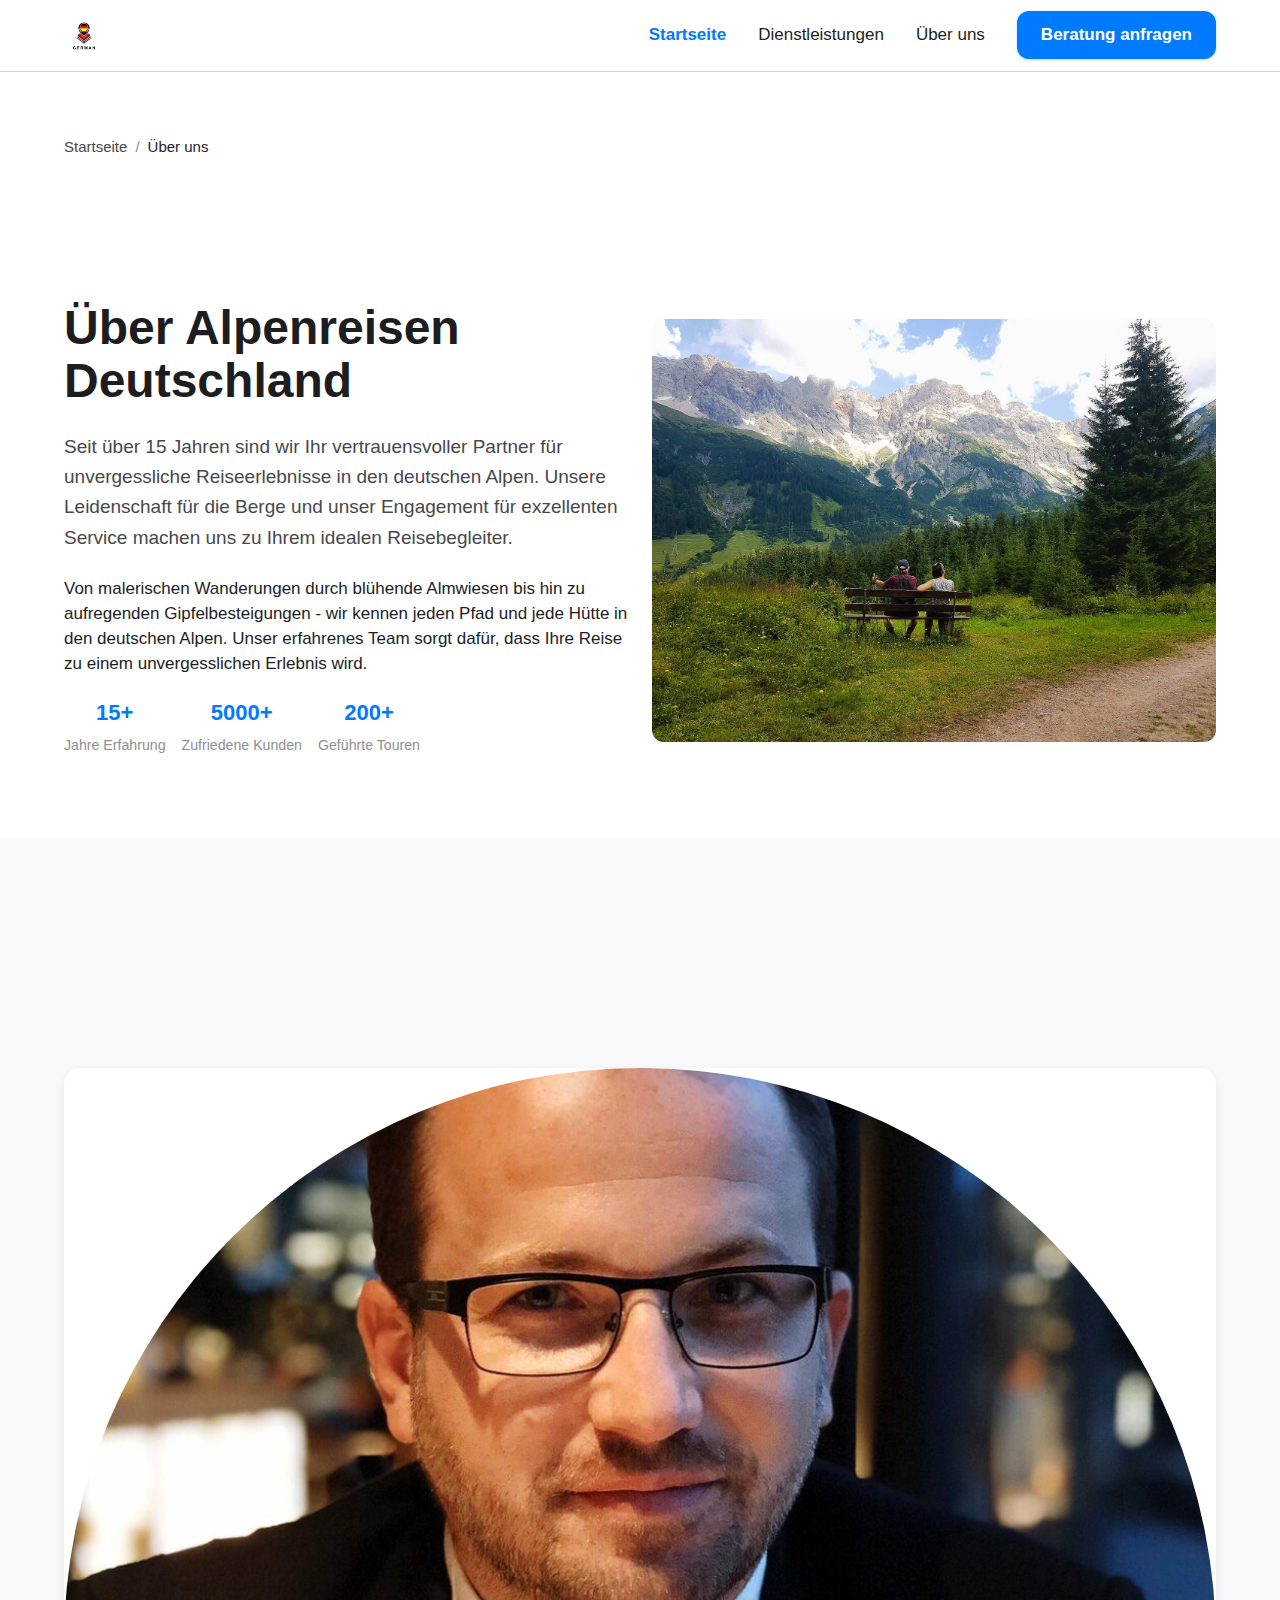
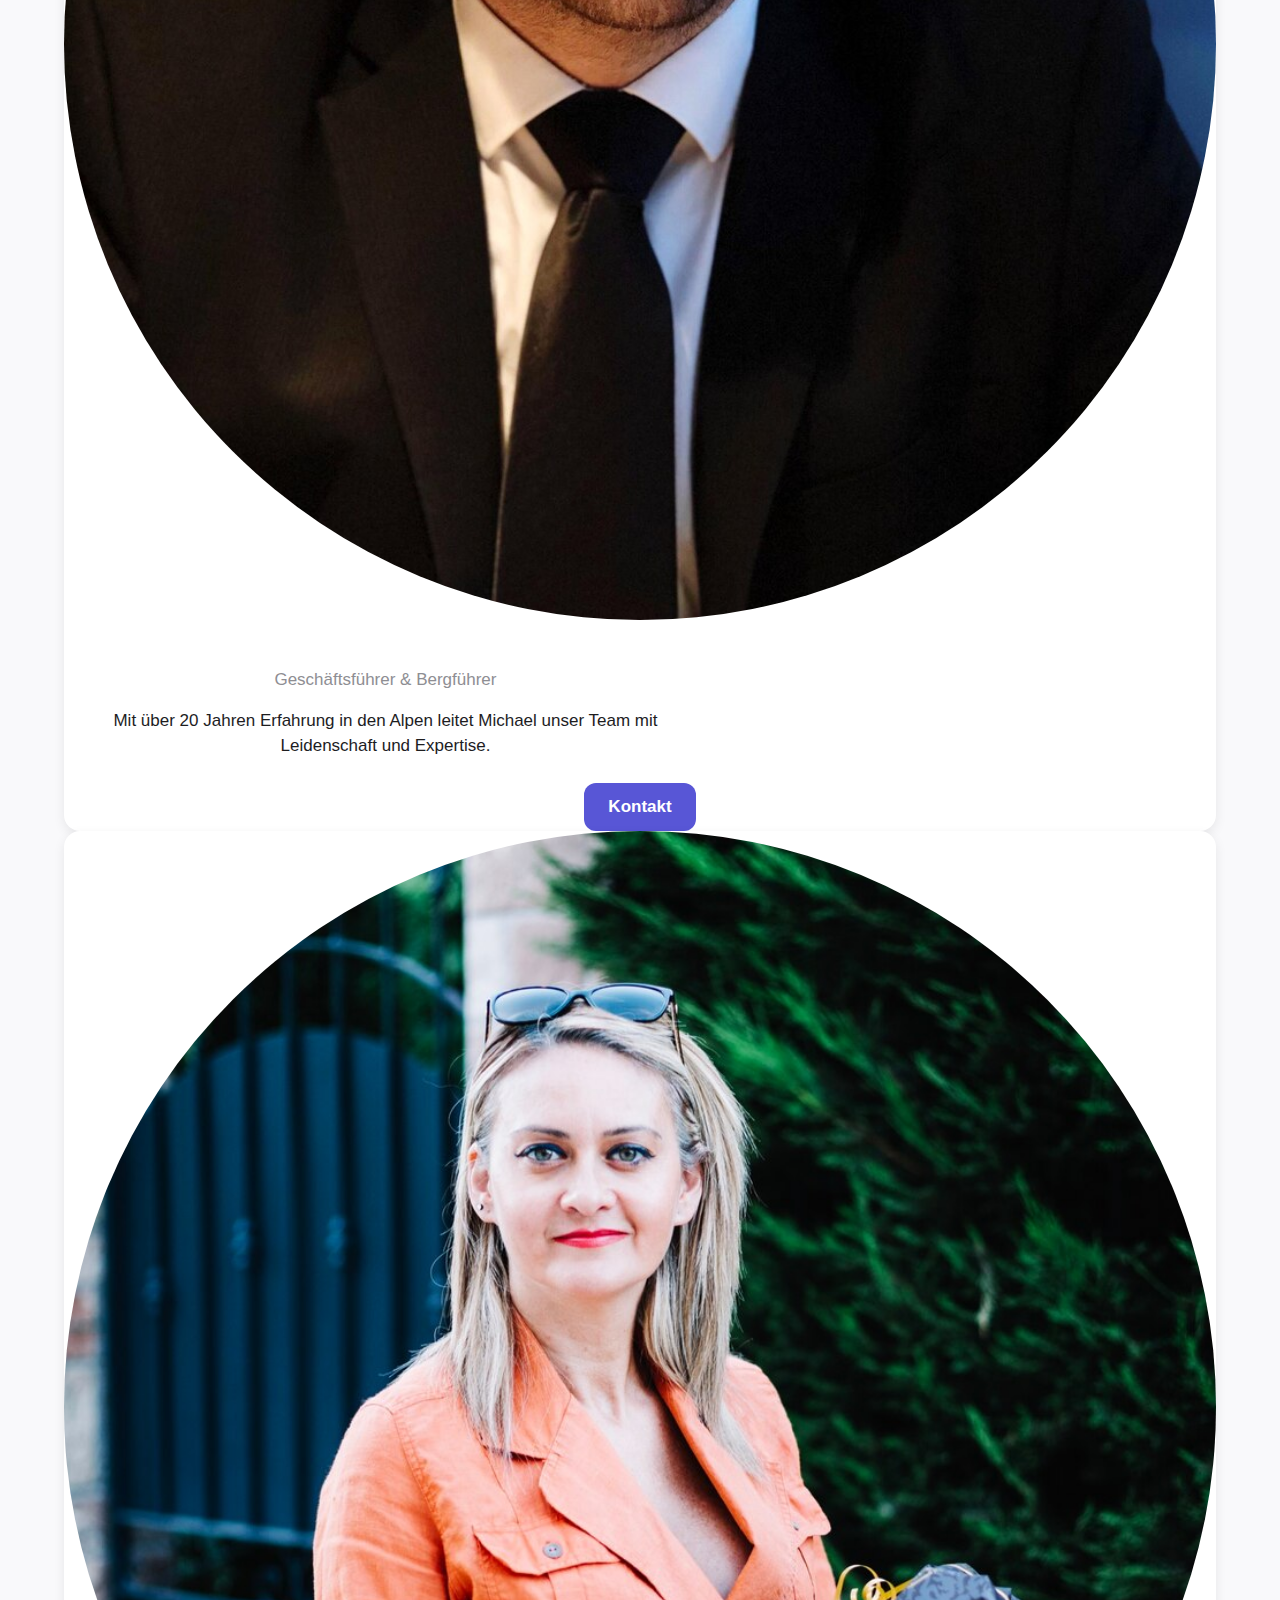
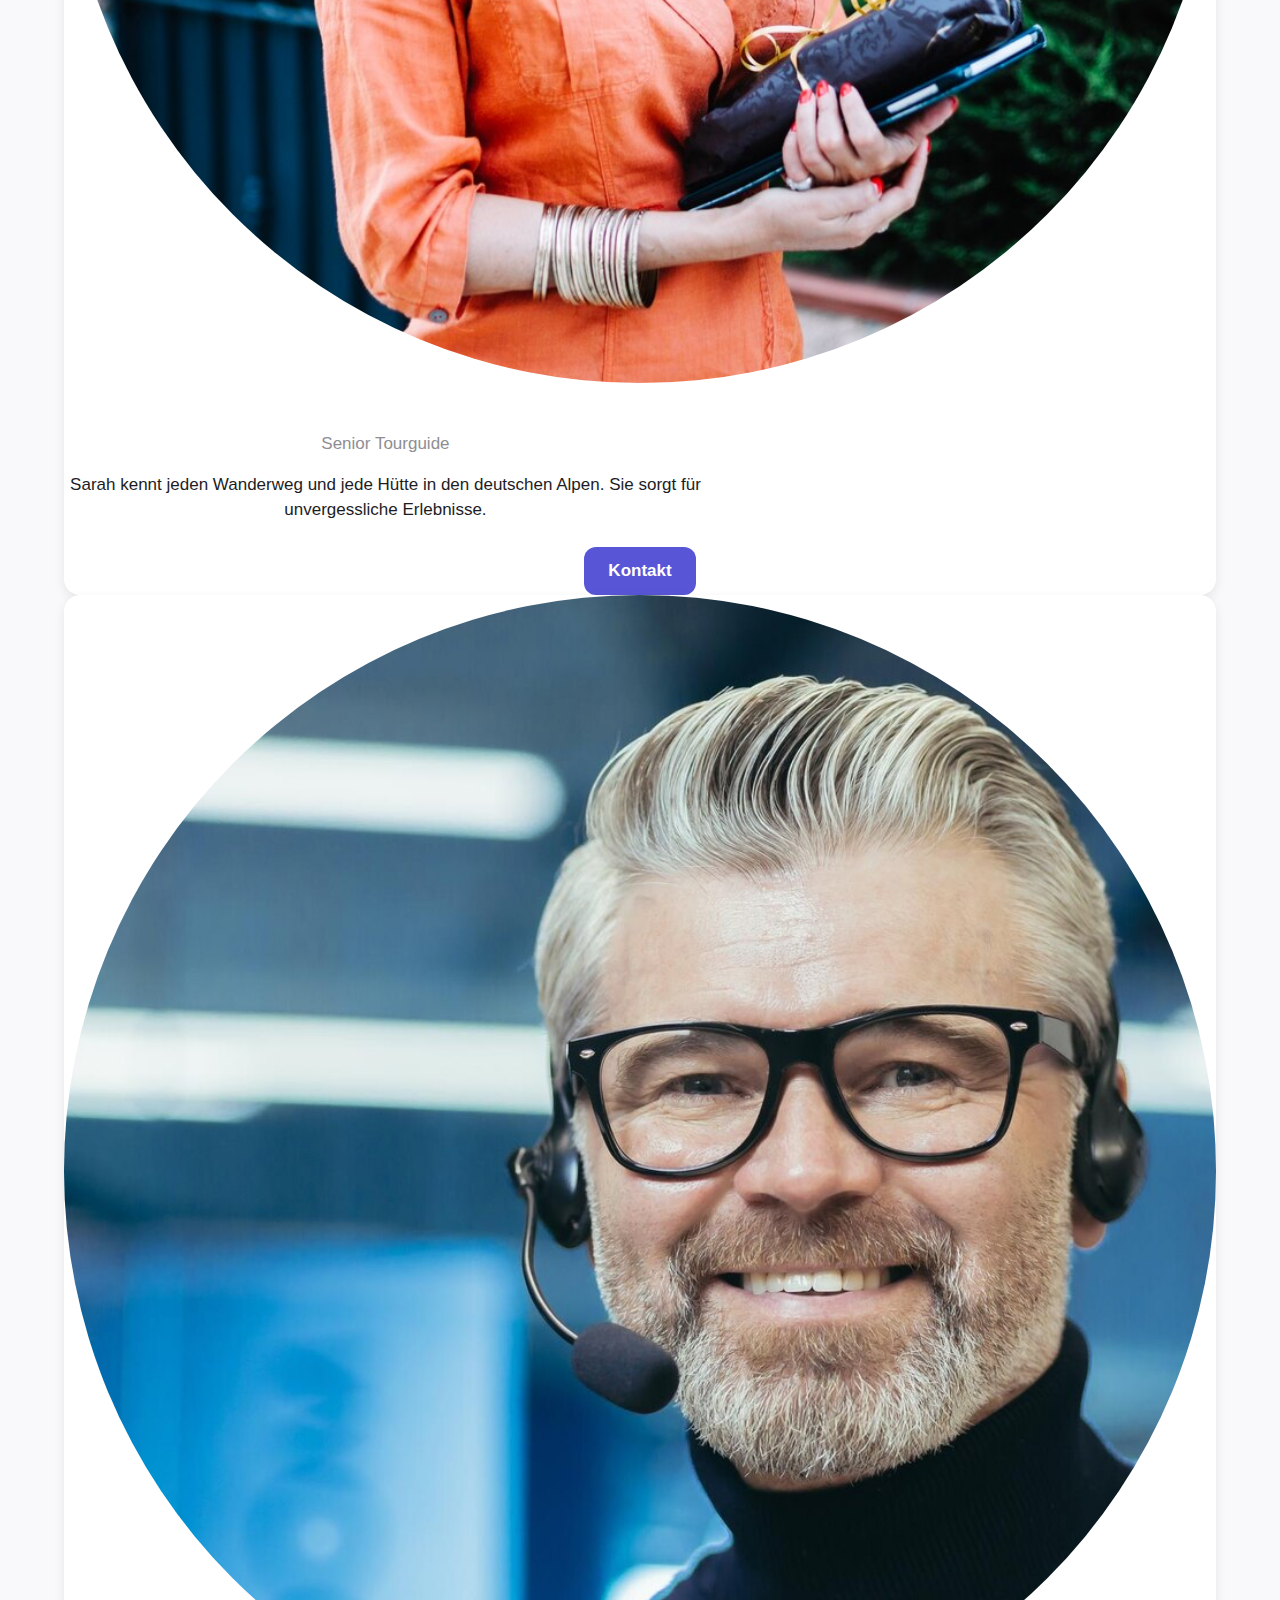
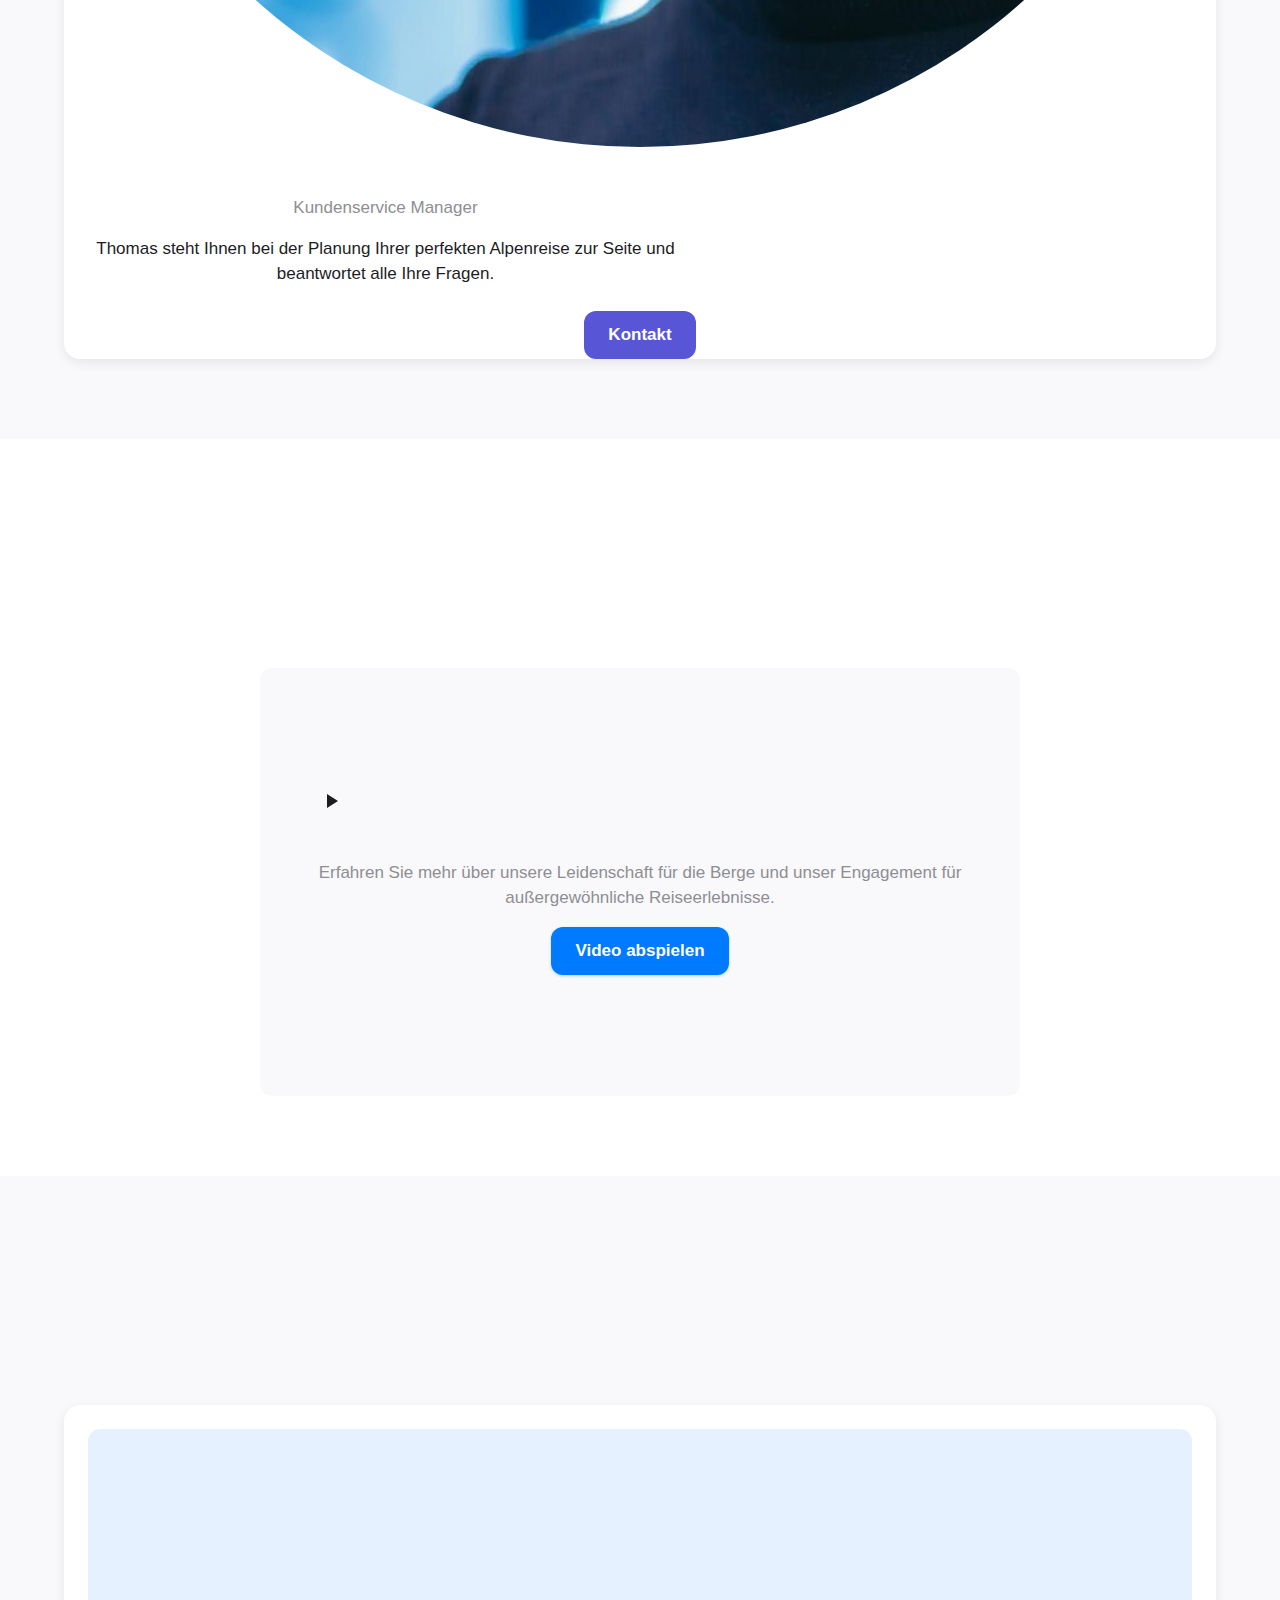
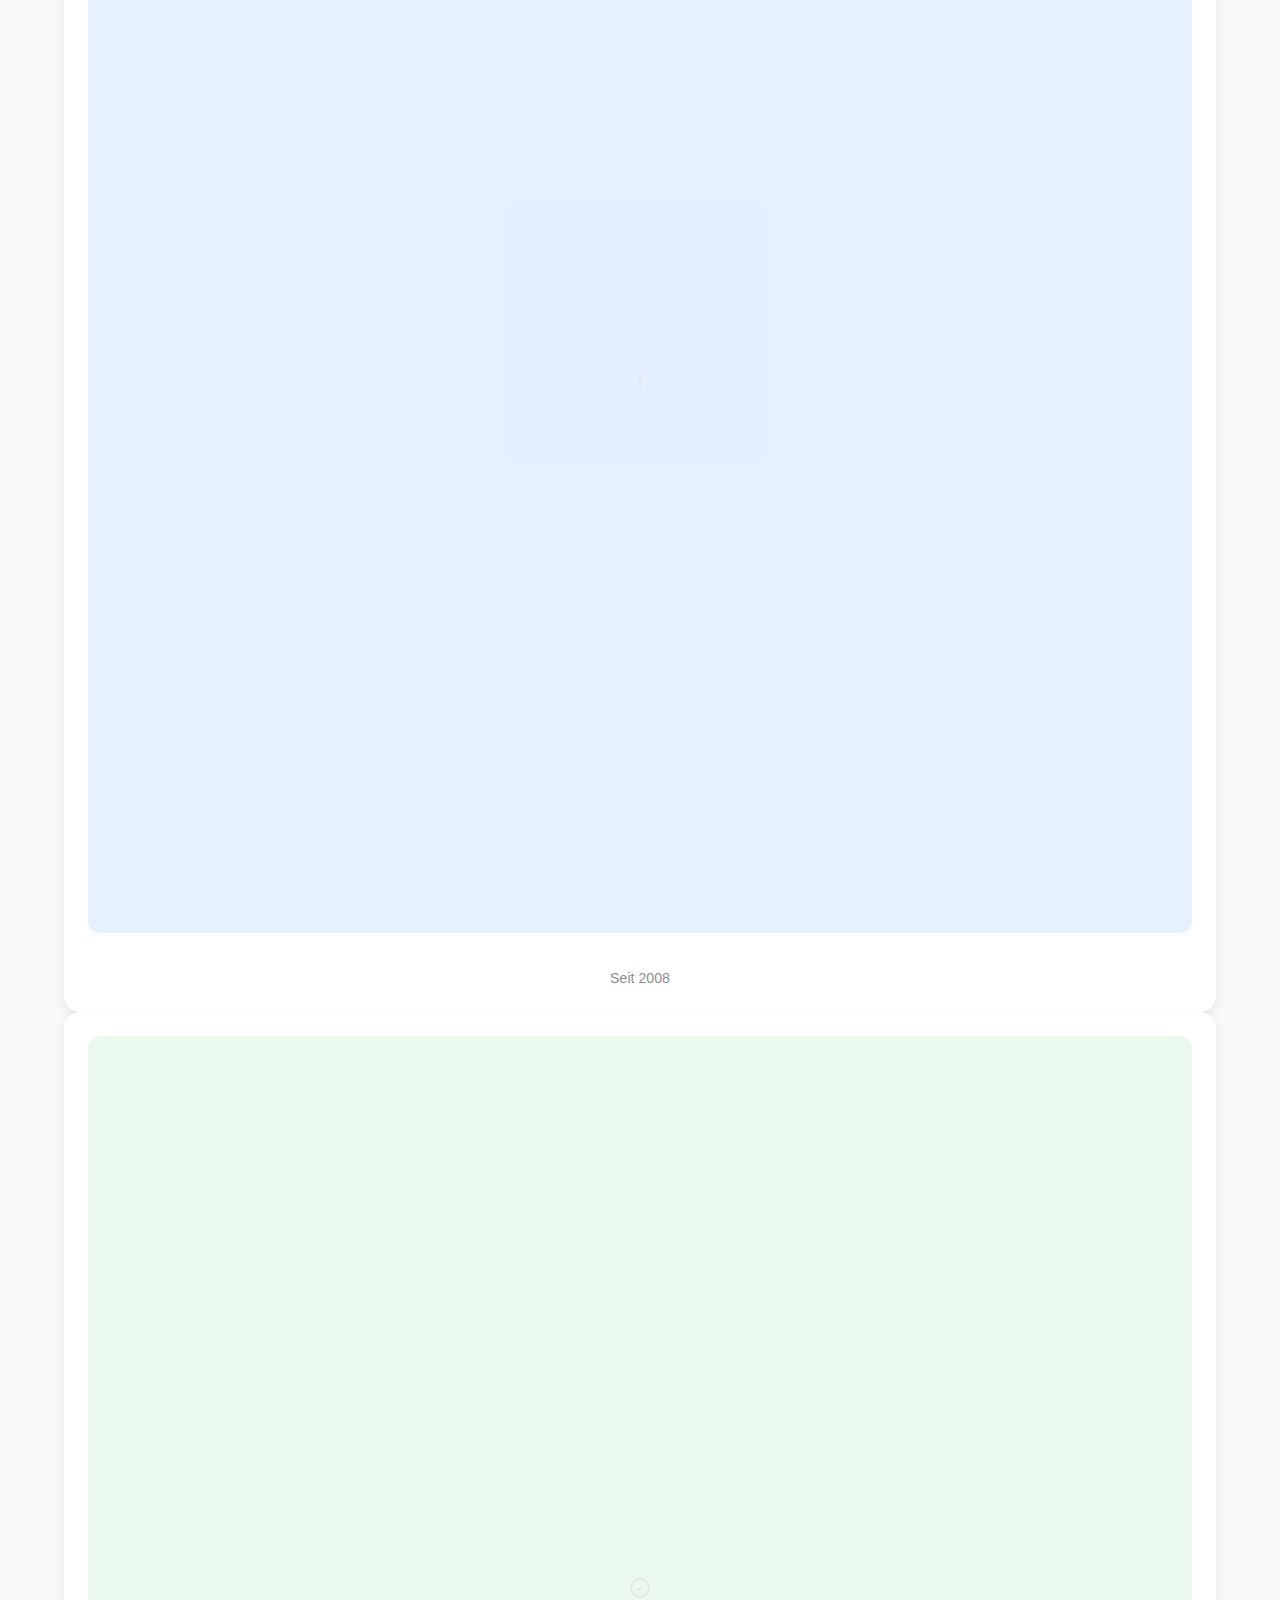
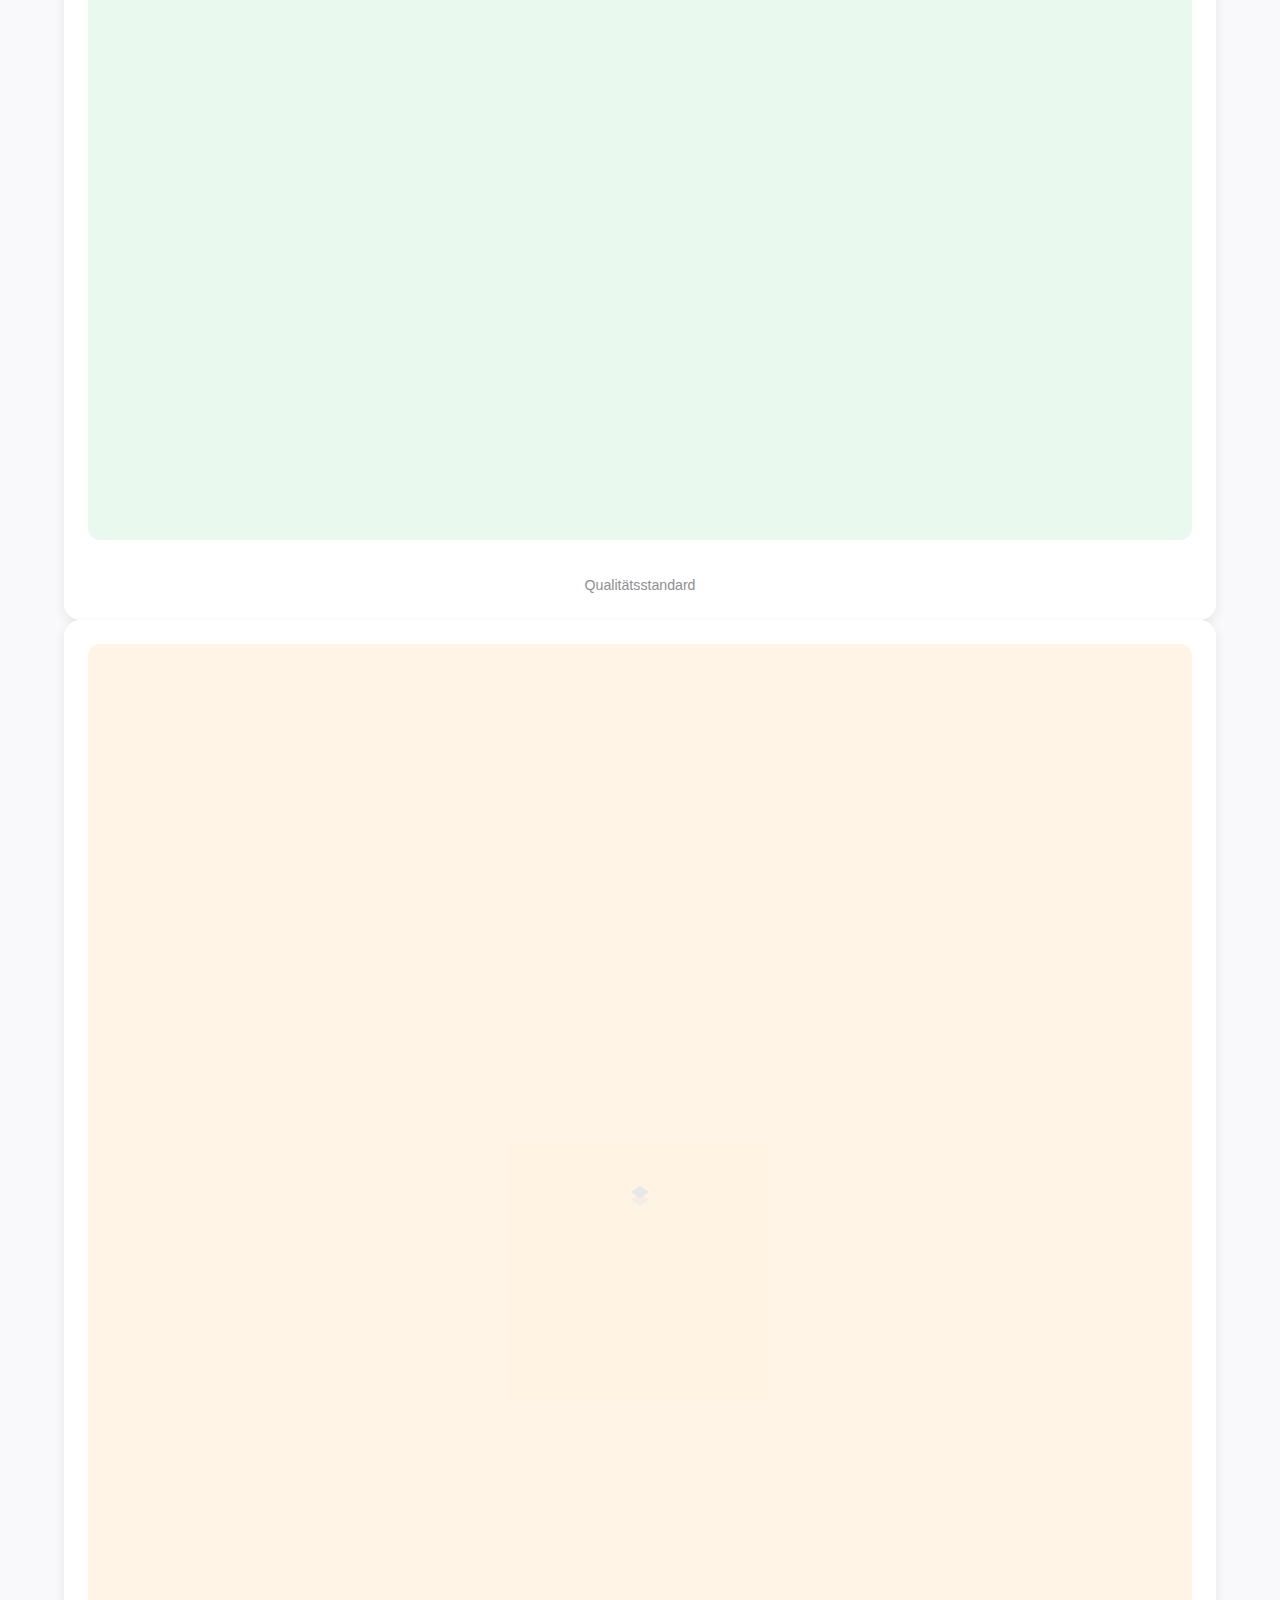
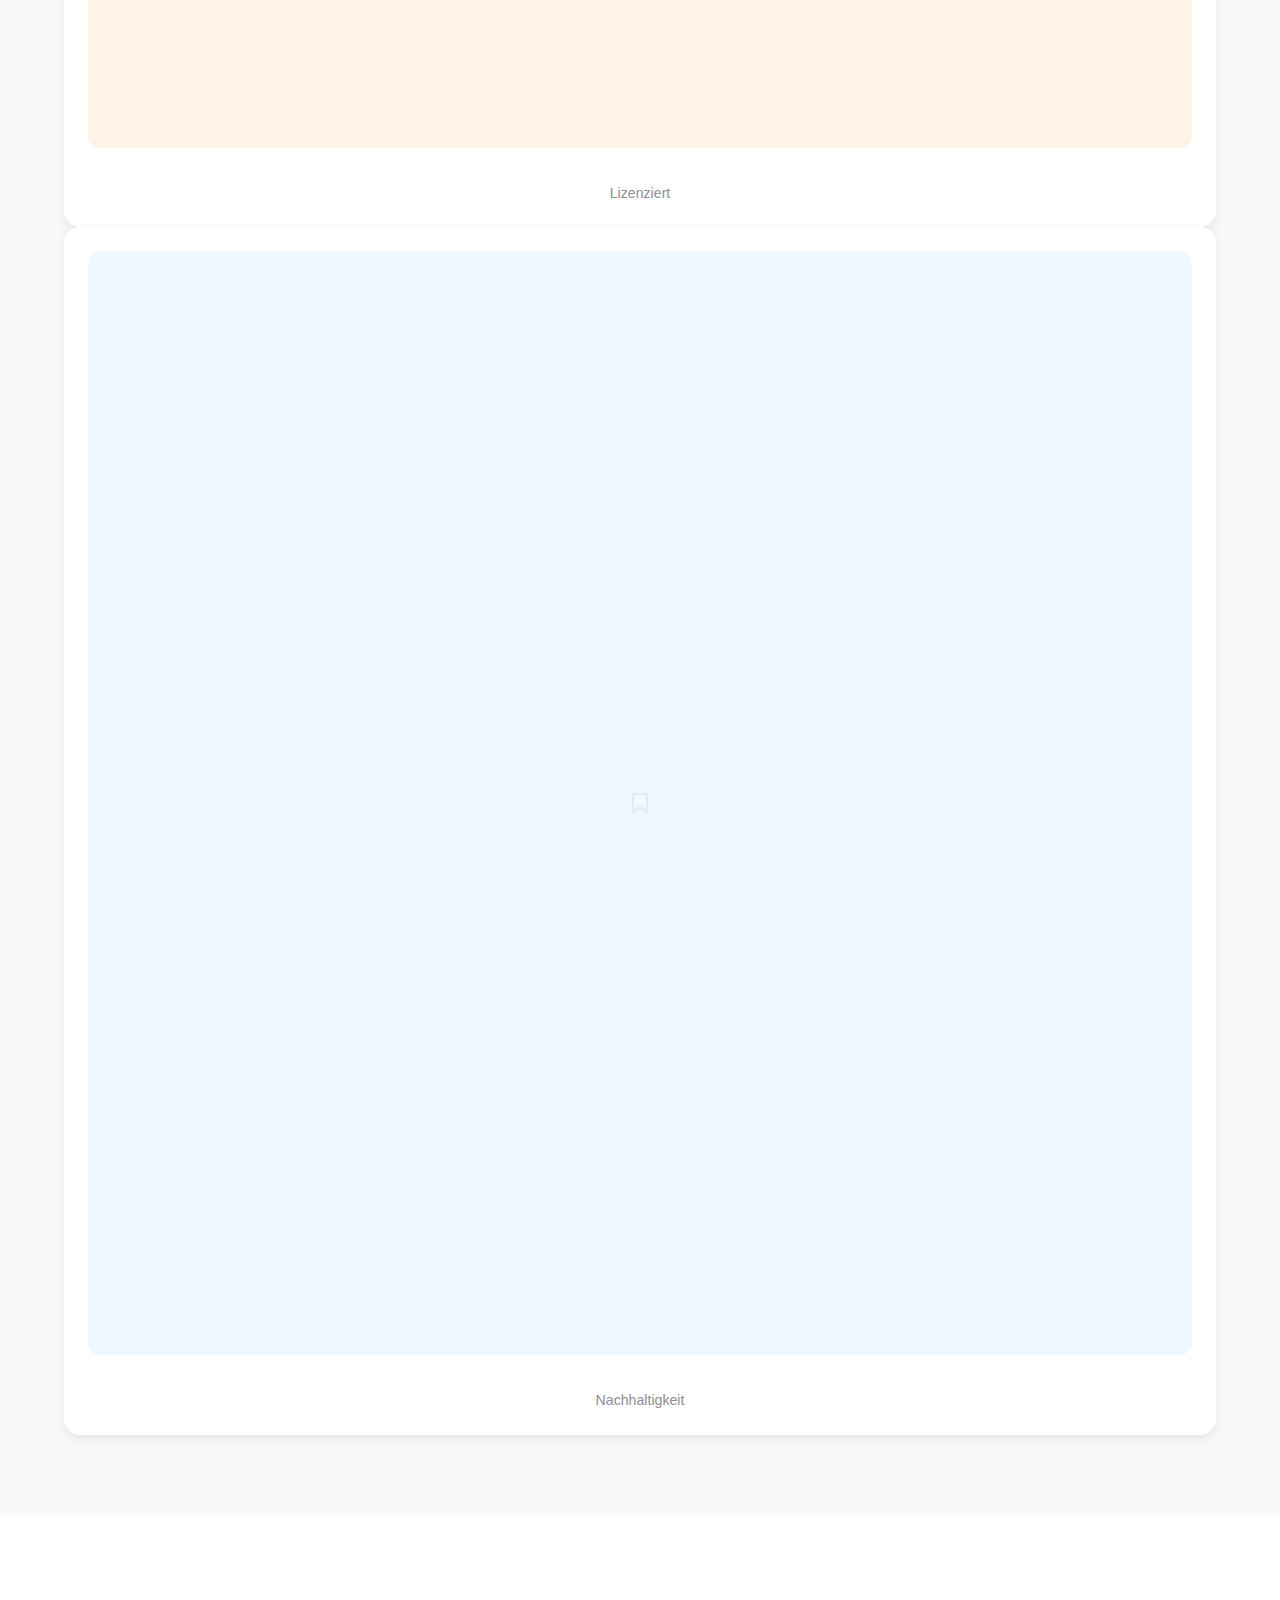
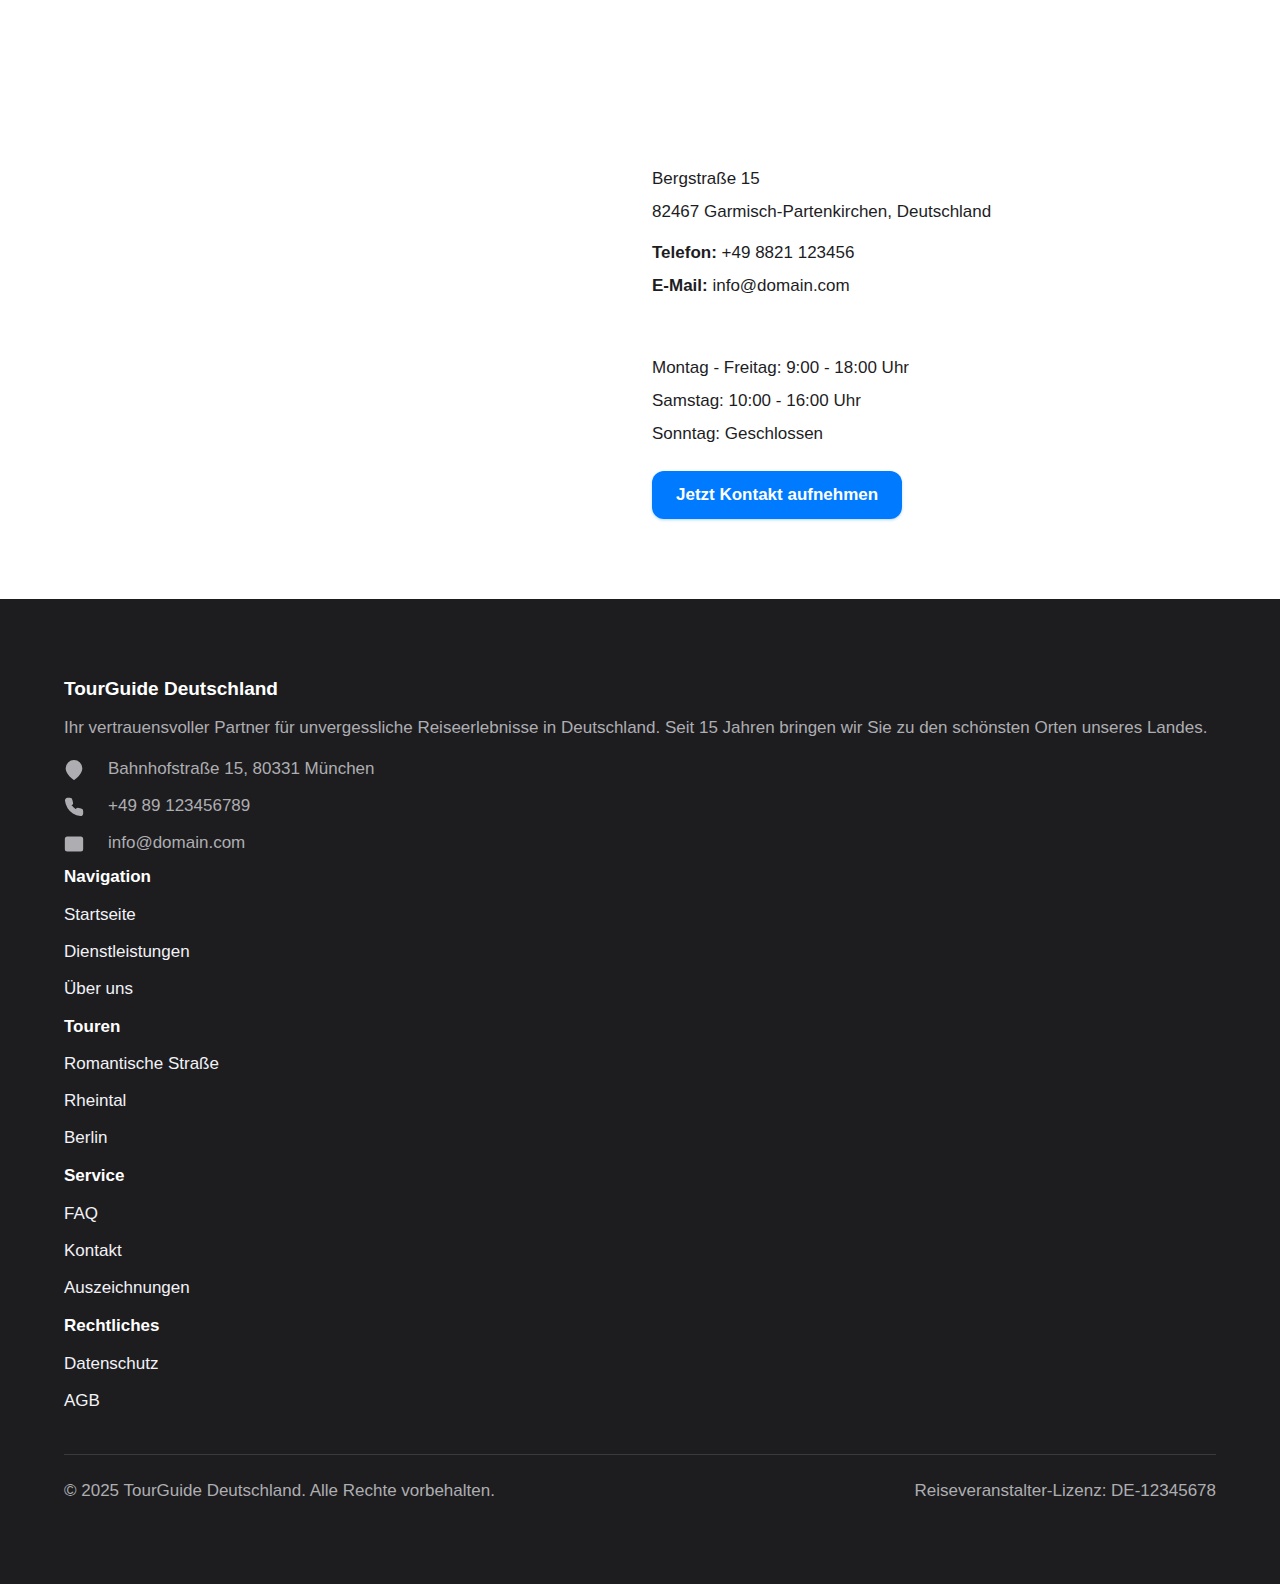
<file: about.html>
<!DOCTYPE html><html lang="de"><head>
  <meta charset="UTF-8">
  <meta name="viewport" content="width=device-width, initial-scale=1.0">
  <title>Über uns - Alpenreisen Deutschland</title>
  <meta name="description" content="Erfahren Sie mehr über Alpenreisen Deutschland - Ihr vertrauensvoller Partner für unvergessliche Reiseerlebnisse in den deutschen Alpen.">
  <meta property="og:title" content="Über uns - Alpenreisen Deutschland">
  <meta property="og:description" content="Erfahren Sie mehr über Alpenreisen Deutschland - Ihr vertrauensvoller Partner für unvergessliche Reiseerlebnisse in den deutschen Alpen.">
  <meta property="og:type" content="website">
  <meta property="og:url" content="https://domain.com/about.html">
  <meta property="og:image" content="https://images.unsplash.com/photo-1506905925346-21bda4d32df4?w=1200&amp;h=630&amp;fit=crop">
  <link rel="canonical" href="https://domain.com/about.html">
  <link rel="stylesheet" href="style.css">
  <link rel="icon" type="image/png" href="/favicon.png">
  <link rel="apple-touch-icon" href="/apple-touch-icon.png">
 </head>
 <body>
  <header class="navbar navbar-expand-md sticky-top bg-white border-bottom">
   <div class="container">
    <a class="navbar-brand" href="/"> <img src="img/deutschland-flagge-und-kartenpunkte-logo.jpg" alt="TourGuide Deutschland Logo" width="150" height="40" class="img-fluid"> </a>
    <button class="navbar-toggler" type="button" data-bs-toggle="collapse" data-bs-target="#navbarNav" aria-controls="navbarNav" aria-expanded="false" aria-label="Navigation umschalten"><span class="navbar-toggler-icon"></span></button>
    <div class="collapse navbar-collapse" id="navbarNav">
     <ul class="navbar-nav ms-auto">
      <li class="nav-item"><a class="nav-link" href="/" aria-current="page">Startseite</a></li>
      <li class="nav-item"><a class="nav-link" href="services.html">Dienstleistungen</a></li>
      <li class="nav-item"><a class="nav-link" href="about.html">Über uns</a></li>
     </ul>
     <a href="#kontakt" class="btn btn-primary ms-3">Beratung anfragen</a>
    </div>
   </div>
  </header>
  <main class="l-main">
   <div class="container py-4">
    <nav aria-label="breadcrumb">
     <ol class="breadcrumb">
      <li class="breadcrumb-item"><a href="/">Startseite</a></li>
      <li class="breadcrumb-item active" aria-current="page">Über uns</li>
     </ol>
    </nav>
   </div>
   <section class="py-4 py-md-5" style="scroll-margin-top: var(--nav-h);">
    <div class="container">
     <div class="row align-items-center">
      <div class="col-lg-6" data-aos="fade-right">
       <h1 class="display-4 fw-bold mb-4">Über Alpenreisen Deutschland</h1>
       <p class="lead mb-4">Seit über 15 Jahren sind wir Ihr vertrauensvoller Partner für unvergessliche Reiseerlebnisse in den deutschen Alpen. Unsere Leidenschaft für die Berge und unser Engagement für exzellenten Service machen uns zu Ihrem idealen Reisebegleiter.</p>
       <p class="mb-4">Von malerischen Wanderungen durch blühende Almwiesen bis hin zu aufregenden Gipfelbesteigungen - wir kennen jeden Pfad und jede Hütte in den deutschen Alpen. Unser erfahrenes Team sorgt dafür, dass Ihre Reise zu einem unvergesslichen Erlebnis wird.</p>
       <div class="d-flex flex-wrap gap-3">
        <div class="text-center">
         <h3 class="h4 mb-1 text-primary">15+</h3>
         <small class="text-muted">Jahre Erfahrung</small>
        </div>
        <div class="text-center">
         <h3 class="h4 mb-1 text-primary">5000+</h3>
         <small class="text-muted">Zufriedene Kunden</small>
        </div>
        <div class="text-center">
         <h3 class="h4 mb-1 text-primary">200+</h3>
         <small class="text-muted">Geführte Touren</small>
        </div>
       </div>
      </div>
      <div class="col-lg-6" data-aos="fade-left">
       <div class="ratio ratio-4x3">
        <img src="img/rear-view-couple-sitting-bench-against-mountains_1048944-8096849.jpg" alt="Deutsche Alpen Landschaft mit Bergen und grünen Tälern, Natur, Tourismus, Wandern" class="img-fluid rounded" style="object-fit: cover;" loading="lazy">
       </div>
      </div>
     </div>
    </div>
   </section>
   <section class="py-4 py-md-5 bg-light">
    <div class="container">
     <div class="row">
      <div class="col-lg-8 mx-auto text-center mb-5" data-aos="fade-up">
       <h2 class="h1 fw-bold mb-4">Unser Team</h2>
       <p class="lead">Lernen Sie die Menschen kennen, die Ihre Träume wahr werden lassen</p>
      </div>
     </div>
     <div class="row g-4">
      <div class="col-md-6 col-lg-4" data-aos="fade-up" data-aos-delay="100">
       <div class="c-card h-100 d-flex flex-column text-center">
        <div class="ratio ratio-1x1 mb-3">
         <img src="img/portrait-businessman-wearing-eyeglasses_1048944-591982.jpg" alt="Michael Weber, Geschäftsführer, professionelles Porträt, Business" class="rounded-circle" style="object-fit: cover;" loading="lazy">
        </div>
        <h3 class="h5 mb-2">Michael Weber</h3>
        <p class="text-muted mb-3">Geschäftsführer &amp; Bergführer</p>
        <p class="mb-4">Mit über 20 Jahren Erfahrung in den Alpen leitet Michael unser Team mit Leidenschaft und Expertise.</p>
        <div class="mt-auto">
         <a href="mailto:info@domain.com" class="c-button c-button--secondary">Kontakt</a>
        </div>
       </div>
      </div>
      <div class="col-md-6 col-lg-4" data-aos="fade-up" data-aos-delay="200">
       <div class="c-card h-100 d-flex flex-column text-center">
        <div class="ratio ratio-1x1 mb-3">
         <img src="img/charming-adult-woman-posing-street_23-2147670487.jpg" alt="Sarah Müller, Tourguide, professionelles Porträt, freundlich" class="rounded-circle" style="object-fit: cover;" loading="lazy">
        </div>
        <h3 class="h5 mb-2">Sarah Müller</h3>
        <p class="text-muted mb-3">Senior Tourguide</p>
        <p class="mb-4">Sarah kennt jeden Wanderweg und jede Hütte in den deutschen Alpen. Sie sorgt für unvergessliche Erlebnisse.</p>
        <div class="mt-auto">
         <a href="mailto:info@domain.com" class="c-button c-button--secondary">Kontakt</a>
        </div>
       </div>
      </div>
      <div class="col-md-6 col-lg-4" data-aos="fade-up" data-aos-delay="300">
       <div class="c-card h-100 d-flex flex-column text-center">
        <div class="ratio ratio-1x1 mb-3">
         <img src="img/portrait-grayhaired-handsome-man-glasses-headset-with-microphone-speaker-busi.jpg" alt="Thomas Schmidt, Kundenservice, professionelles Porträt, hilfsbereit" class="rounded-circle" style="object-fit: cover;" loading="lazy">
        </div>
        <h3 class="h5 mb-2">Thomas Schmidt</h3>
        <p class="text-muted mb-3">Kundenservice Manager</p>
        <p class="mb-4">Thomas steht Ihnen bei der Planung Ihrer perfekten Alpenreise zur Seite und beantwortet alle Ihre Fragen.</p>
        <div class="mt-auto">
         <a href="mailto:info@domain.com" class="c-button c-button--secondary">Kontakt</a>
        </div>
       </div>
      </div>
     </div>
    </div>
   </section>
   <section class="py-4 py-md-5">
    <div class="container">
     <div class="row">
      <div class="col-lg-8 mx-auto text-center mb-5" data-aos="fade-up">
       <h2 class="h1 fw-bold mb-4">Video-Nachricht vom Geschäftsführer</h2>
       <p class="lead">Eine persönliche Nachricht von Michael Weber über unsere Vision und Mission</p>
      </div>
     </div>
     <div class="row justify-content-center">
      <div class="col-lg-8" data-aos="fade-up">
       <div class="ratio ratio-16x9">
        <div class="bg-light d-flex align-items-center justify-content-center rounded">
         <div class="text-center p-4">
          <svg width="64" height="64" viewBox="0 0 24 24" fill="none" class="mb-3">
           <path d="M8 5v14l11-7z" fill="currentColor"></path>
          </svg>
          <h3 class="h5 mb-2">Willkommen bei Alpenreisen Deutschland</h3>
          <p class="text-muted">Erfahren Sie mehr über unsere Leidenschaft für die Berge und unser Engagement für außergewöhnliche Reiseerlebnisse.</p>
          <button class="c-button c-button--primary">Video abspielen</button>
         </div>
        </div>
       </div>
      </div>
     </div>
    </div>
   </section>
   <section class="py-4 py-md-5 bg-light">
    <div class="container">
     <div class="row">
      <div class="col-lg-8 mx-auto text-center mb-5" data-aos="fade-up">
       <h2 class="h1 fw-bold mb-4">Unsere Mitgliedschaften</h2>
       <p class="lead">Vertrauen Sie auf unsere zertifizierte Qualität und langjährige Partnerschaften</p>
      </div>
     </div>
     <div class="row g-4 align-items-center justify-content-center">
      <div class="col-6 col-md-3" data-aos="fade-up" data-aos-delay="100">
       <div class="c-card text-center h-100 p-4">
        <div class="ratio ratio-1x1 mb-3">
         <div class="bg-primary bg-opacity-10 d-flex align-items-center justify-content-center rounded">
          <svg width="48" height="48" viewBox="0 0 24 24" fill="none">
           <path d="M12 2L13.09 8.26L22 9L13.09 9.74L12 22L10.91 15.74L2 15L10.91 14.26L12 2Z" fill="currentColor"></path>
          </svg>
         </div>
        </div>
        <h3 class="h6 mb-0">Deutscher Alpenverein</h3>
        <small class="text-muted">Seit 2008</small>
       </div>
      </div>
      <div class="col-6 col-md-3" data-aos="fade-up" data-aos-delay="200">
       <div class="c-card text-center h-100 p-4">
        <div class="ratio ratio-1x1 mb-3">
         <div class="bg-success bg-opacity-10 d-flex align-items-center justify-content-center rounded">
          <svg width="48" height="48" viewBox="0 0 24 24" fill="none">
           <path d="M9 12L11 14L15 10M21 12C21 16.9706 16.9706 21 12 21C7.02944 21 3 16.9706 3 12C3 7.02944 7.02944 3 12 3C16.9706 3 21 7.02944 21 12Z" stroke="currentColor" stroke-width="2" fill="none"></path>
          </svg>
         </div>
        </div>
        <h3 class="h6 mb-0">TÜV Zertifiziert</h3>
        <small class="text-muted">Qualitätsstandard</small>
       </div>
      </div>
      <div class="col-6 col-md-3" data-aos="fade-up" data-aos-delay="300">
       <div class="c-card text-center h-100 p-4">
        <div class="ratio ratio-1x1 mb-3">
         <div class="bg-warning bg-opacity-10 d-flex align-items-center justify-content-center rounded">
          <svg width="48" height="48" viewBox="0 0 24 24" fill="none">
           <path d="M12 2L3.09 8.26L12 14L20.91 8.26L12 2Z" fill="currentColor"></path> <path d="M3.09 15.74L12 22L20.91 15.74L12 9.26L3.09 15.74Z" fill="currentColor" opacity="0.5"></path>
          </svg>
         </div>
        </div>
        <h3 class="h6 mb-0">Bergführerverband</h3>
        <small class="text-muted">Lizenziert</small>
       </div>
      </div>
      <div class="col-6 col-md-3" data-aos="fade-up" data-aos-delay="400">
       <div class="c-card text-center h-100 p-4">
        <div class="ratio ratio-1x1 mb-3">
         <div class="bg-info bg-opacity-10 d-flex align-items-center justify-content-center rounded">
          <svg width="48" height="48" viewBox="0 0 24 24" fill="none">
           <path d="M19 21L12 16L5 21V3H19V21Z" stroke="currentColor" stroke-width="2" fill="none"></path>
          </svg>
         </div>
        </div>
        <h3 class="h6 mb-0">Umweltsiegel</h3>
        <small class="text-muted">Nachhaltigkeit</small>
       </div>
      </div>
     </div>
    </div>
   </section>
   <section class="py-4 py-md-5">
    <div class="container">
     <div class="row align-items-center">
      <div class="col-lg-6 order-lg-2" data-aos="fade-left">
       <h2 class="h1 fw-bold mb-4">Kontaktieren Sie uns</h2>
       <p class="lead mb-4">Haben Sie Fragen zu unseren Touren oder möchten Sie eine individuelle Beratung? Wir sind für Sie da!</p>
       <div class="mb-4">
        <h3 class="h5 mb-2">Unser Büro</h3>
        <p class="mb-1">Bergstraße 15</p>
        <p class="mb-3">82467 Garmisch-Partenkirchen, Deutschland</p>
        <p class="mb-1"><strong>Telefon:</strong> +49 8821 123456</p>
        <p class="mb-1"><strong>E-Mail:</strong> info@domain.com</p>
       </div>
       <div class="mb-4">
        <h3 class="h5 mb-2">Öffnungszeiten</h3>
        <p class="mb-1">Montag - Freitag: 9:00 - 18:00 Uhr</p>
        <p class="mb-1">Samstag: 10:00 - 16:00 Uhr</p>
        <p>Sonntag: Geschlossen</p>
       </div>
       <a href="/#contact" class="c-button c-button--primary">Jetzt Kontakt aufnehmen</a>
      </div>
      <div class="col-lg-6 order-lg-1" data-aos="fade-right">
       <div class="ratio ratio-4x3">
        <img src="img/employee-office-ready-travel-summer-vacation-holidays_10585-797.jpg" alt="Modernes Reisebüro in Garmisch-Partenkirchen, Büro, Beratung, freundliche Atmosphäre" class="img-fluid rounded" style="object-fit: cover;" loading="lazy">
       </div>
      </div>
     </div>
    </div>
   </section>
  </main>
  <footer class="bg-dark text-light py-4 py-md-5">
   <div class="container">
    <div class="row g-4">
     <div class="col-lg-4">
      <h5 class="mb-3">TourGuide Deutschland</h5>
      <p>Ihr vertrauensvoller Partner für unvergessliche Reiseerlebnisse in Deutschland. Seit 15 Jahren bringen wir Sie zu den schönsten Orten unseres Landes.</p>
      <div class="contact-info">
       <p class="mb-2">
        <svg xmlns="http://www.w3.org/2000/svg" width="16" height="16" viewBox="0 0 24 24" fill="none" stroke="currentColor" stroke-width="2" class="me-2">
         <path d="M21 10c0 7-9 13-9 13s-9-6-9-13a9 9 0 0 1 18 0z"></path> <circle cx="12" cy="10" r="3"></circle>
        </svg>
        Bahnhofstraße 15, 80331 München
       </p>
       <p class="mb-2">
        <svg xmlns="http://www.w3.org/2000/svg" width="16" height="16" viewBox="0 0 24 24" fill="none" stroke="currentColor" stroke-width="2" class="me-2">
         <path d="M22 16.92v3a2 2 0 0 1-2.18 2 19.79 19.79 0 0 1-8.63-3.07 19.5 19.5 0 0 1-6-6 19.79 19.79 0 0 1-3.07-8.67A2 2 0 0 1 4.11 2h3a2 2 0 0 1 2 1.72 12.84 12.84 0 0 0 .7 2.81 2 2 0 0 1-.45 2.11L8.09 9.91a16 16 0 0 0 6 6l1.27-1.27a2 2 0 0 1 2.11-.45 12.84 12.84 0 0 0 2.81.7A2 2 0 0 1 22 16.92z"></path>
        </svg>
        +49 89 123456789
       </p>
       <p class="mb-0">
        <svg xmlns="http://www.w3.org/2000/svg" width="16" height="16" viewBox="0 0 24 24" fill="none" stroke="currentColor" stroke-width="2" class="me-2">
         <path d="M4 4h16c1.1 0 2 .9 2 2v12c0 1.1-.9 2-2 2H4c-1.1 0-2-.9-2-2V6c0-1.1.9-2 2-2z"></path> <polyline points="22,6 12,13 2,6"></polyline>
        </svg>
        info@domain.com
       </p>
      </div>
     </div>
     <div class="col-lg-2 col-md-4">
      <h6 class="mb-3">Navigation</h6>
      <ul class="list-unstyled">
       <li class="mb-2"><a href="/" class="text-light text-decoration-none">Startseite</a></li>
       <li class="mb-2"><a href="services.html" class="text-light text-decoration-none">Dienstleistungen</a></li>
       <li class="mb-2"><a href="about.html" class="text-light text-decoration-none">Über uns</a></li>
      </ul>
     </div>
     <div class="col-lg-2 col-md-4">
      <h6 class="mb-3">Touren</h6>
      <ul class="list-unstyled">
       <li class="mb-2"><a href="#featured-tours" class="text-light text-decoration-none">Romantische Straße</a></li>
       <li class="mb-2"><a href="#featured-tours" class="text-light text-decoration-none">Rheintal</a></li>
       <li class="mb-2"><a href="#featured-tours" class="text-light text-decoration-none">Berlin</a></li>
      </ul>
     </div>
     <div class="col-lg-2 col-md-4">
      <h6 class="mb-3">Service</h6>
      <ul class="list-unstyled">
       <li class="mb-2"><a href="#faq-preview" class="text-light text-decoration-none">FAQ</a></li>
       <li class="mb-2"><a href="#kontakt" class="text-light text-decoration-none">Kontakt</a></li>
       <li class="mb-2"><a href="#awards" class="text-light text-decoration-none">Auszeichnungen</a></li>
      </ul>
     </div>
     <div class="col-lg-2">
      <h6 class="mb-3">Rechtliches</h6>
      <ul class="list-unstyled">
       <li class="mb-2"><a href="privacy.html" class="text-light text-decoration-none">Datenschutz</a></li>
       <li class="mb-2"><a href="terms.html" class="text-light text-decoration-none">AGB</a></li>
      </ul>
     </div>
    </div>
    <hr class="my-4">
    <div class="row align-items-center">
     <div class="col-md-6">
      <p class="mb-0">© 2025 TourGuide Deutschland. Alle Rechte vorbehalten.</p>
     </div>
     <div class="col-md-6 text-md-end">
      <p class="mb-0">Reiseveranstalter-Lizenz: DE-12345678</p>
     </div>
    </div>
   </div>
  </footer>
  <script src="script.js" defer=""></script>
 
</body></html>
</file>
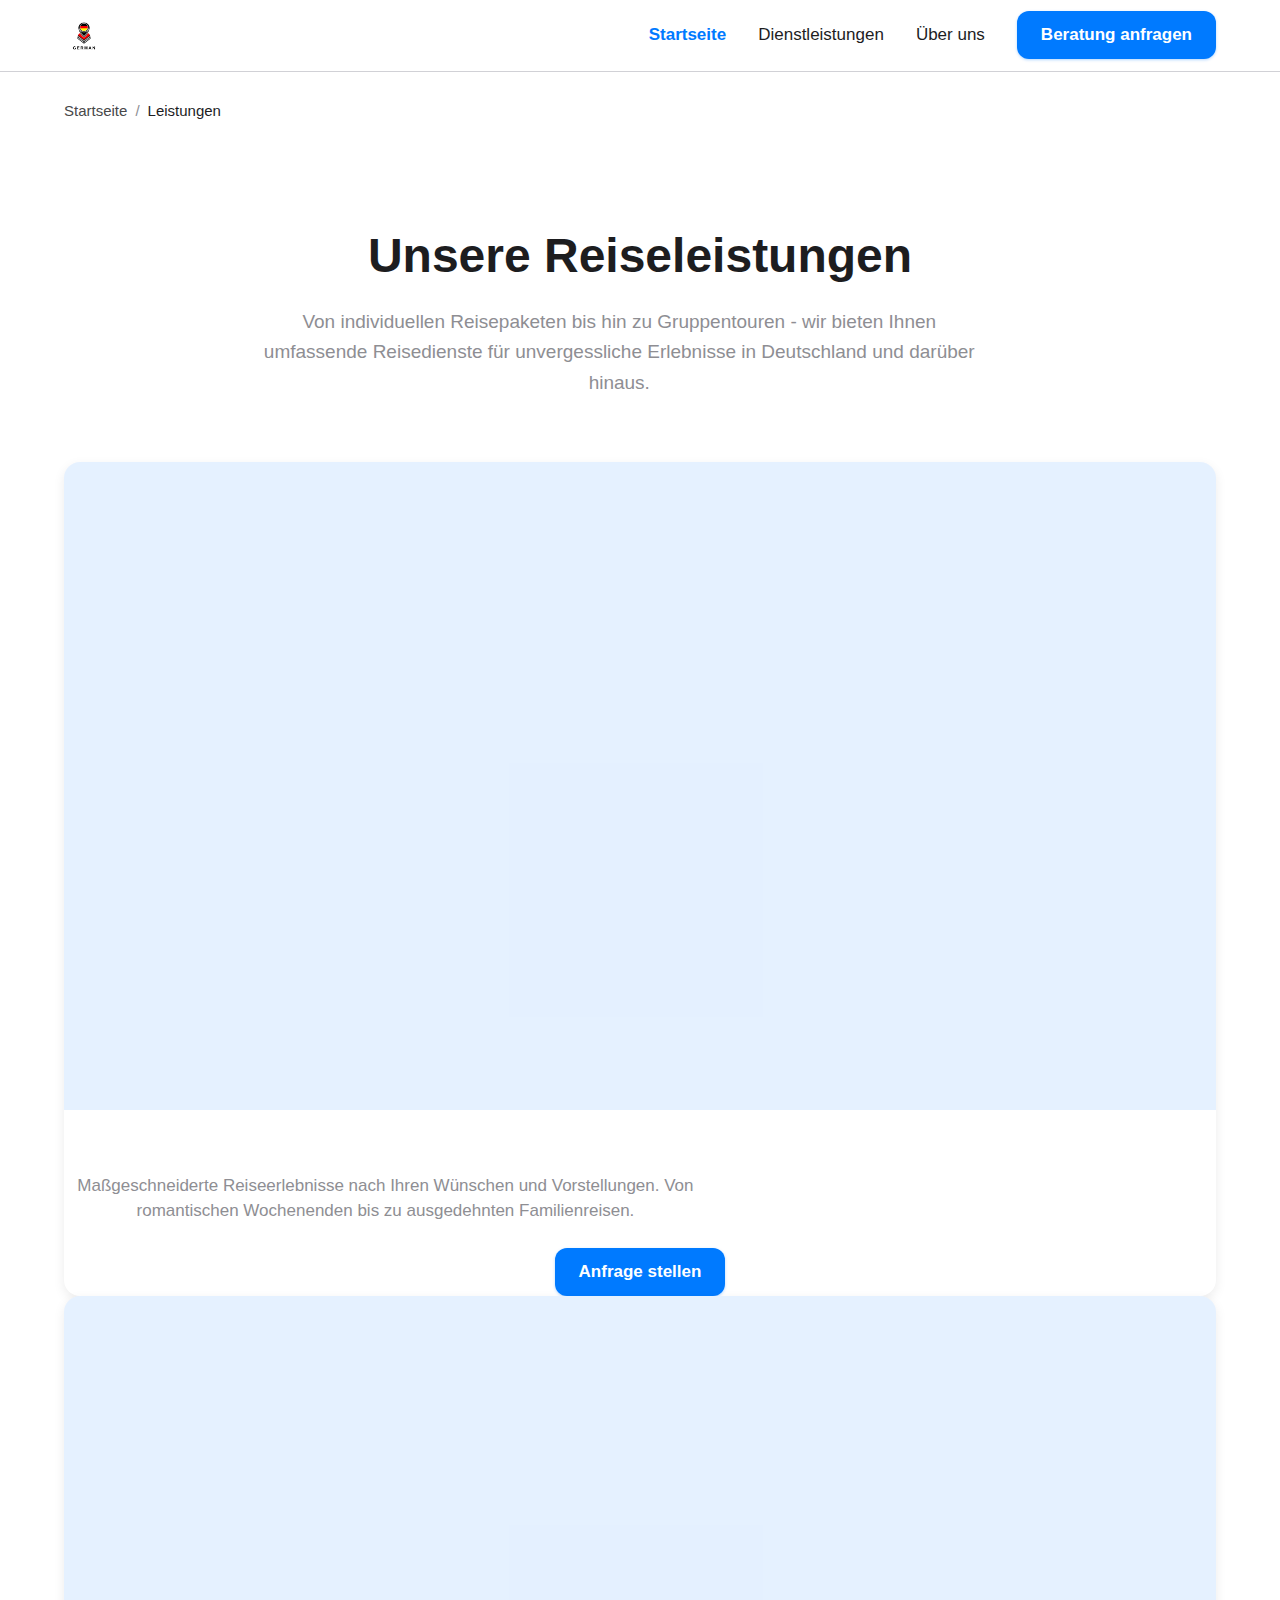
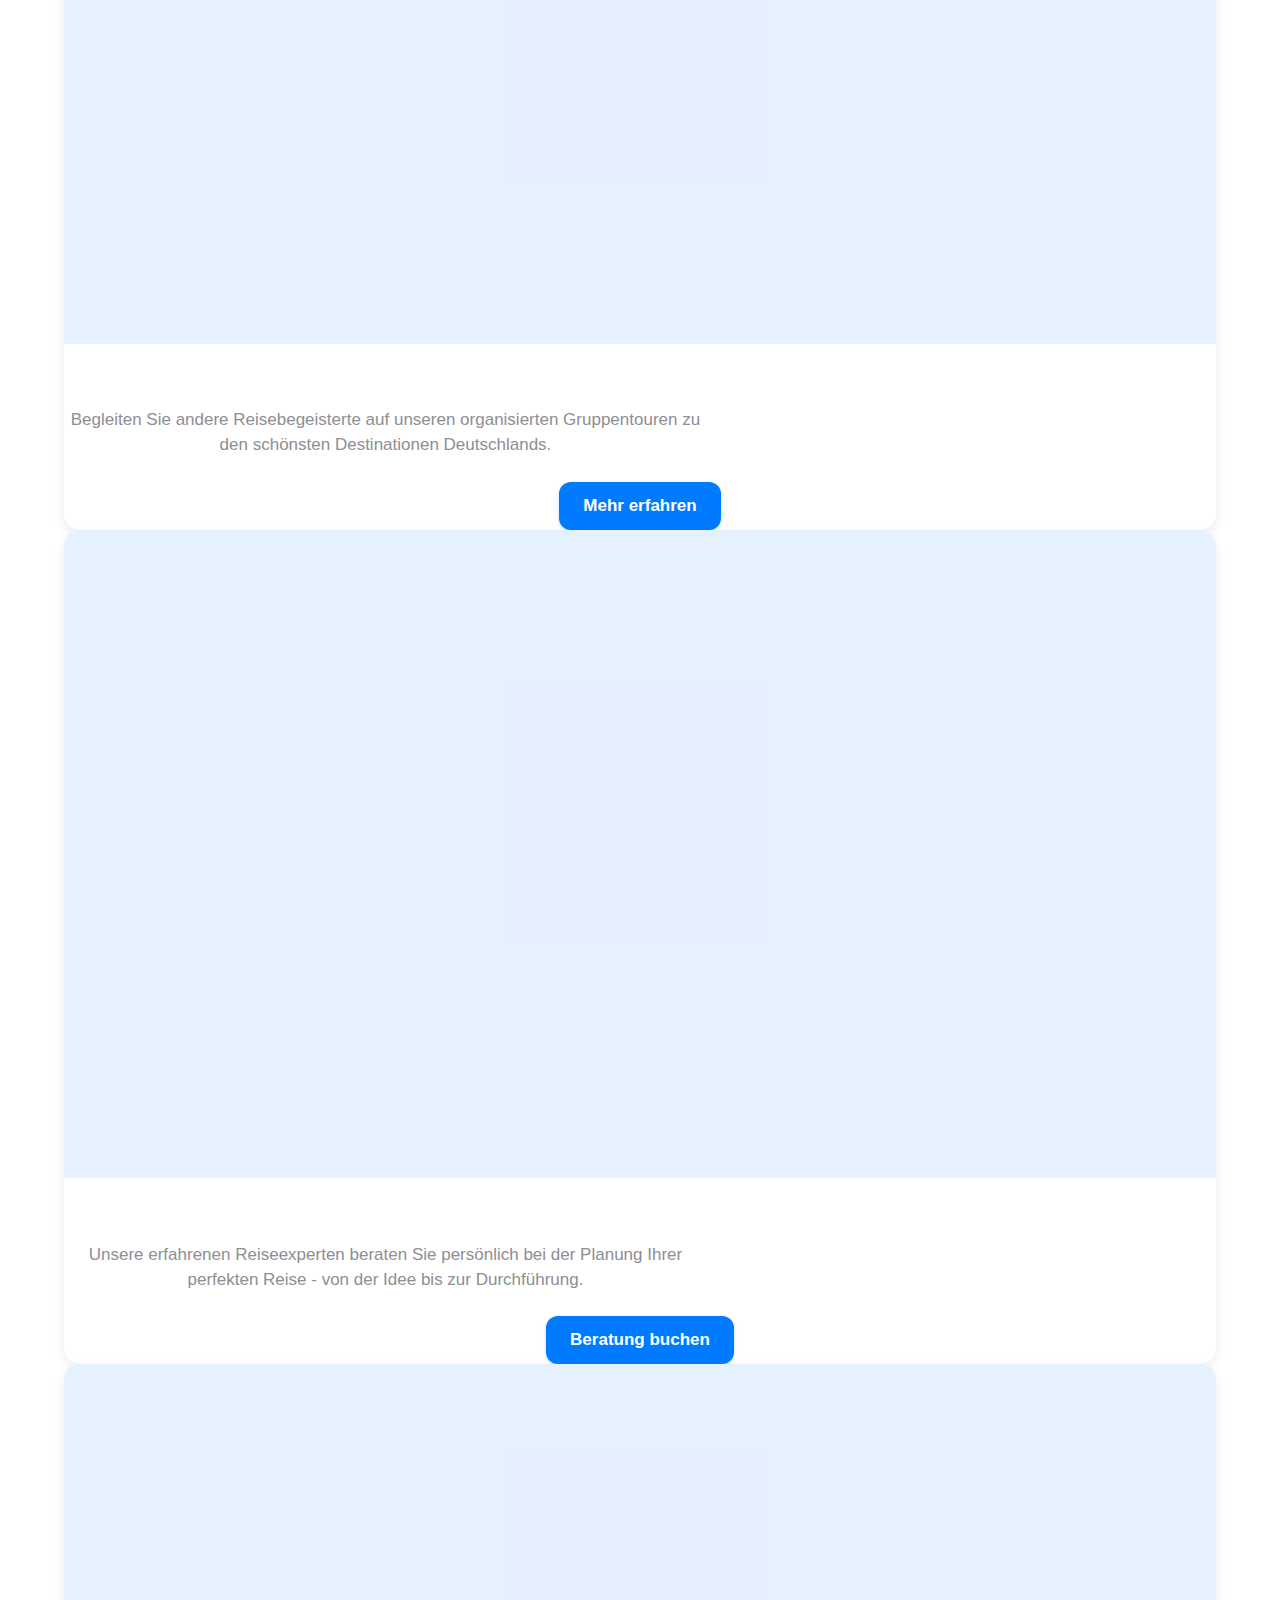
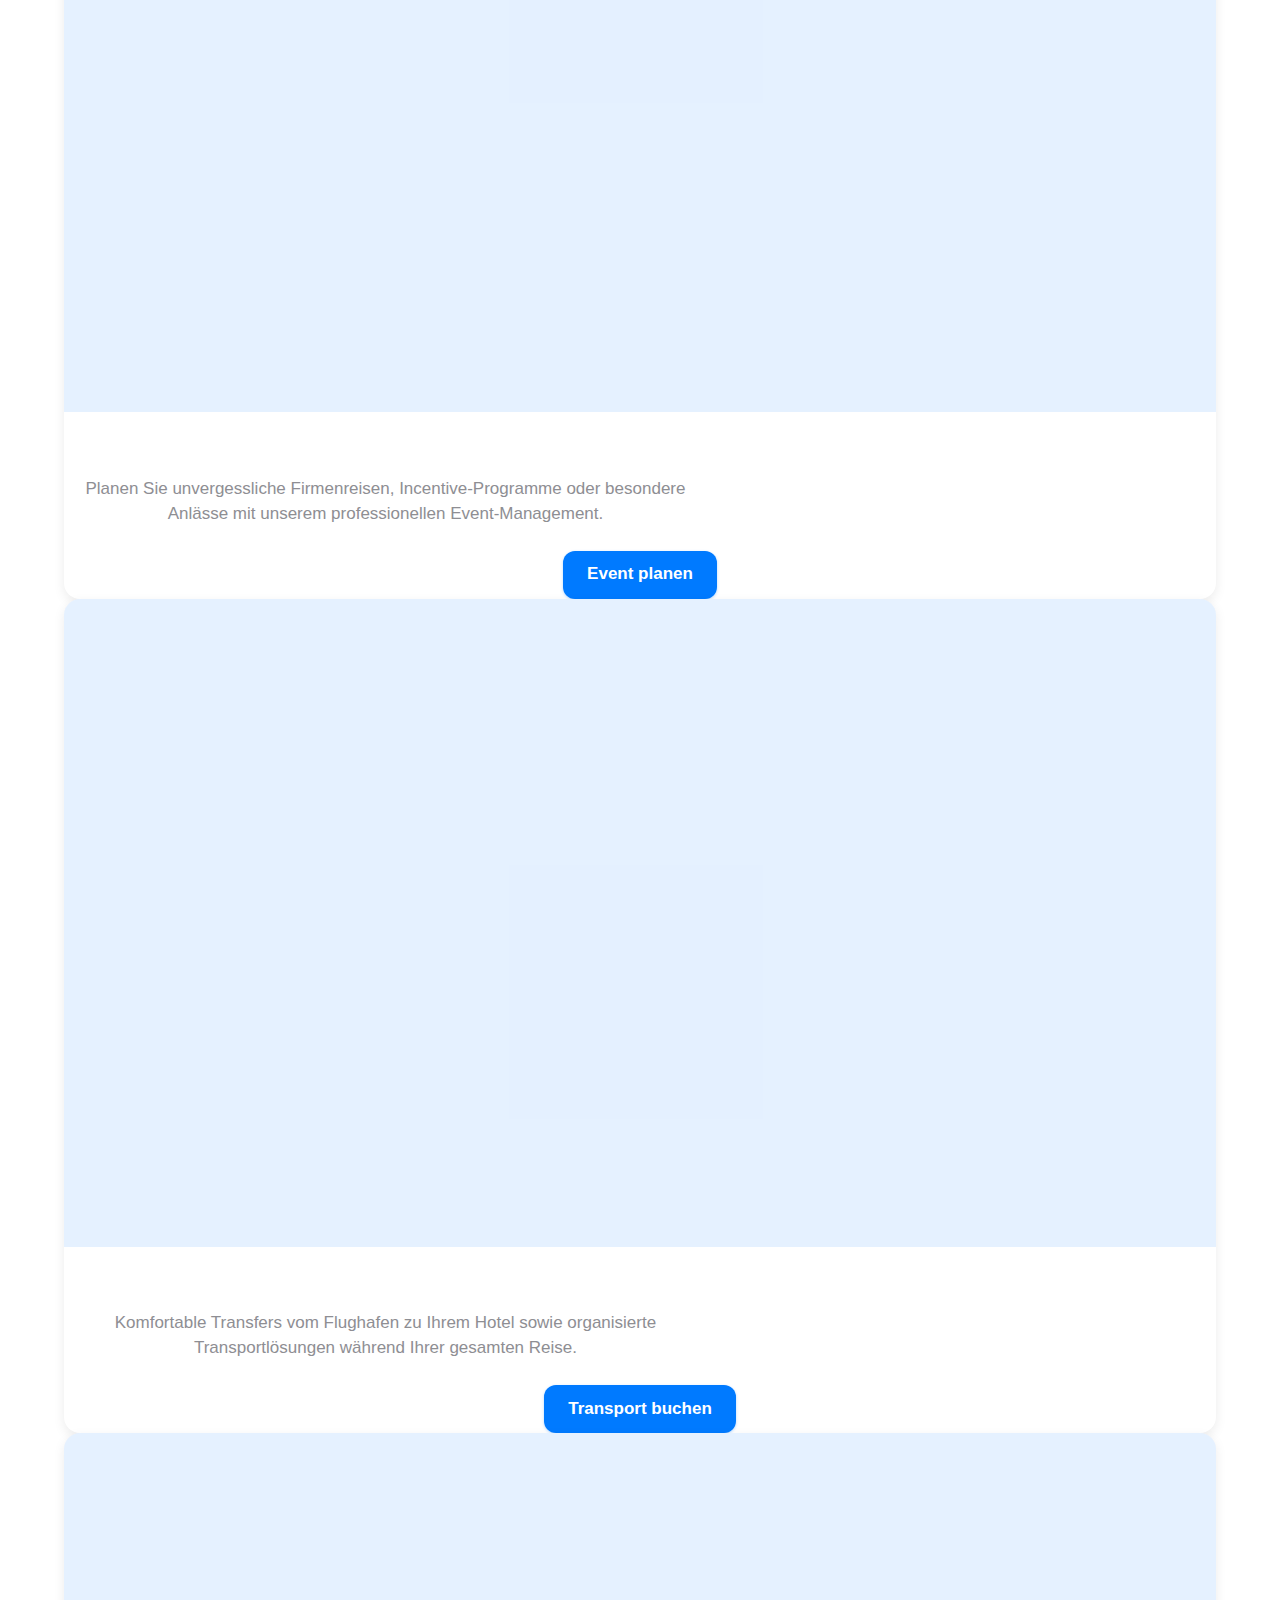
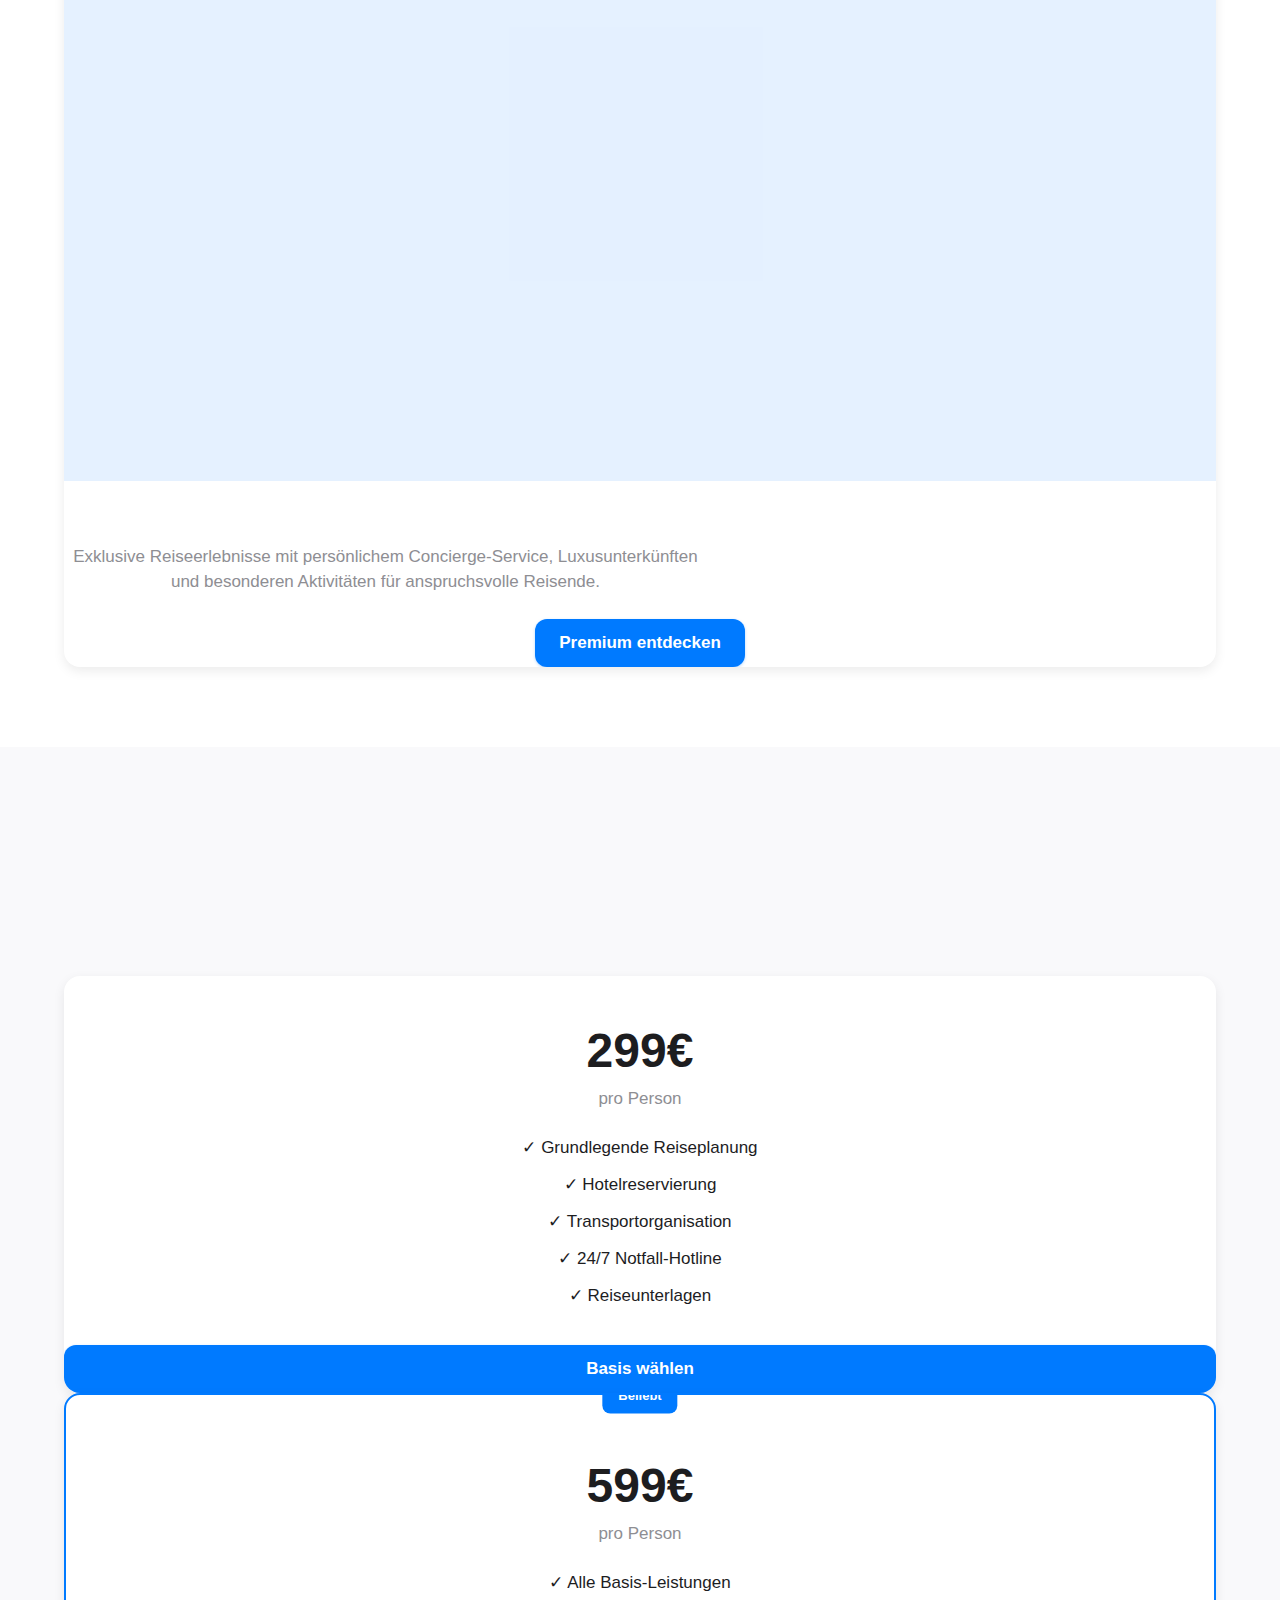
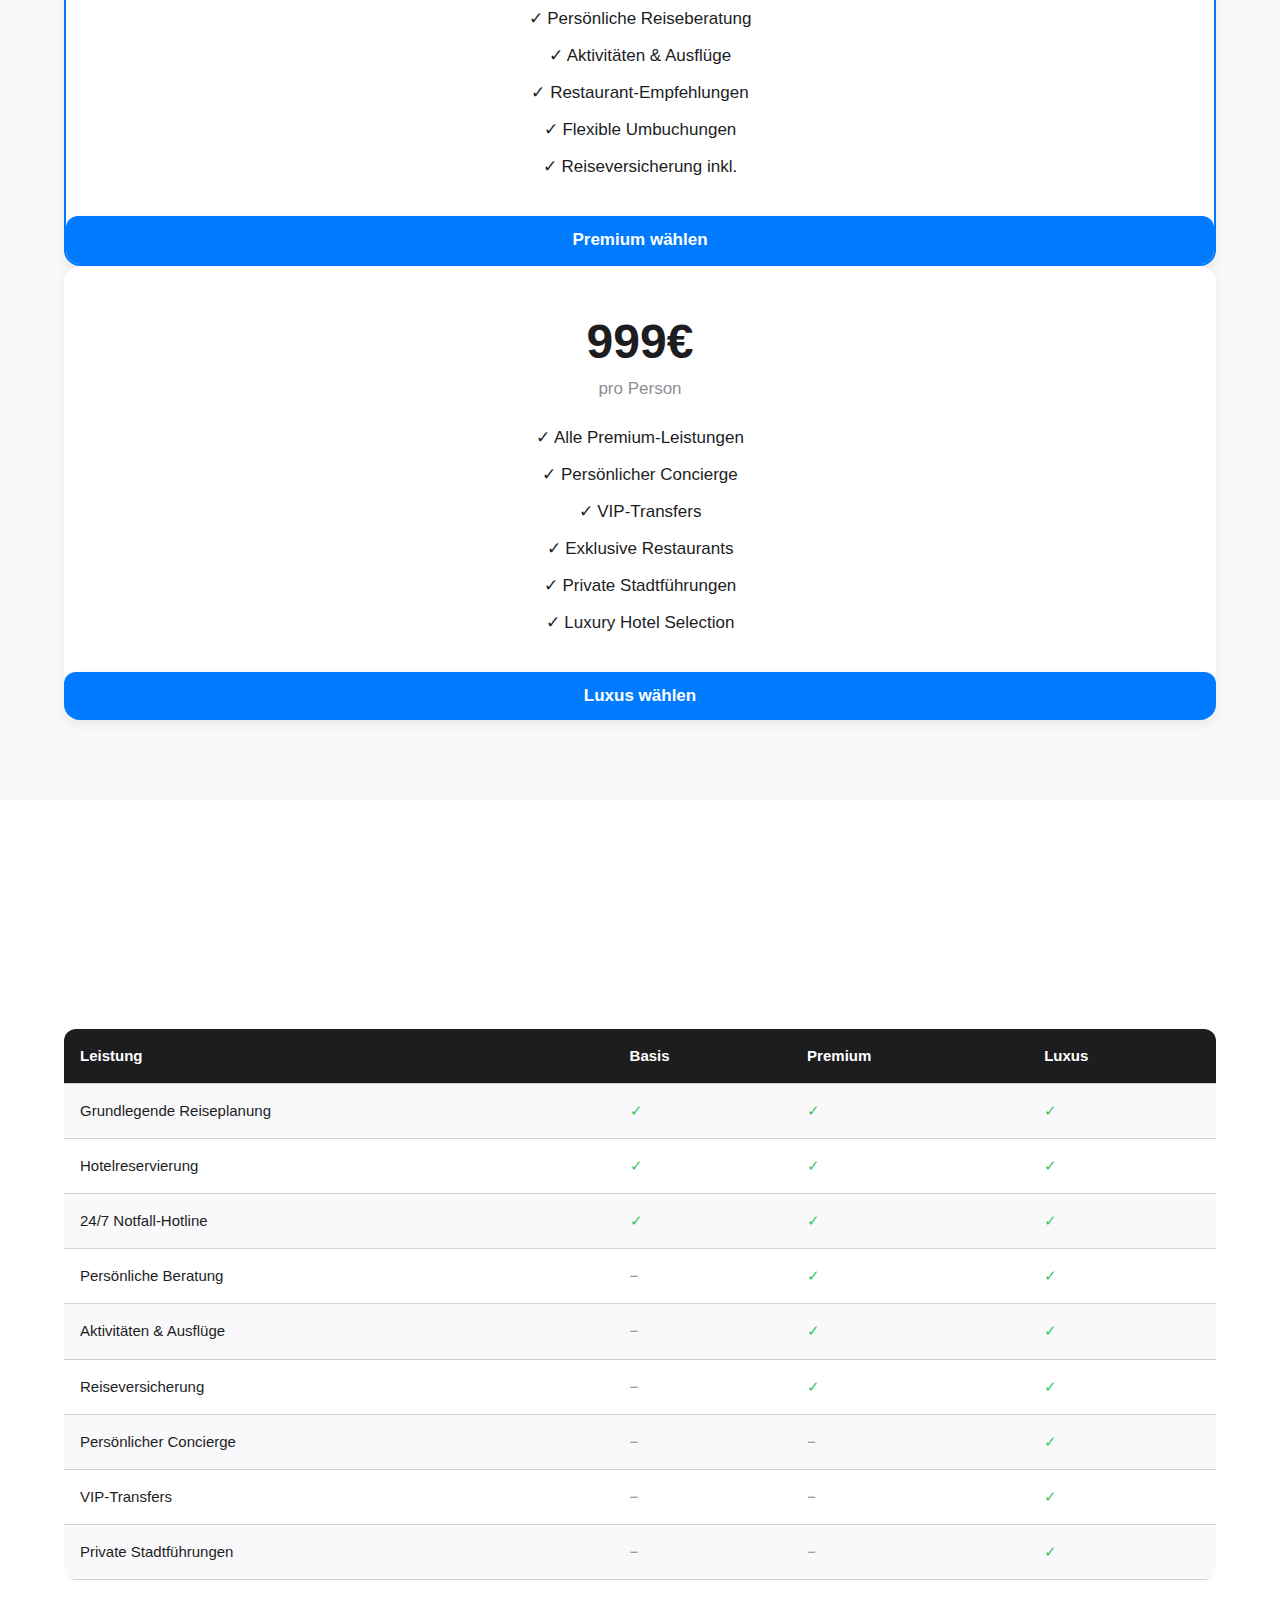
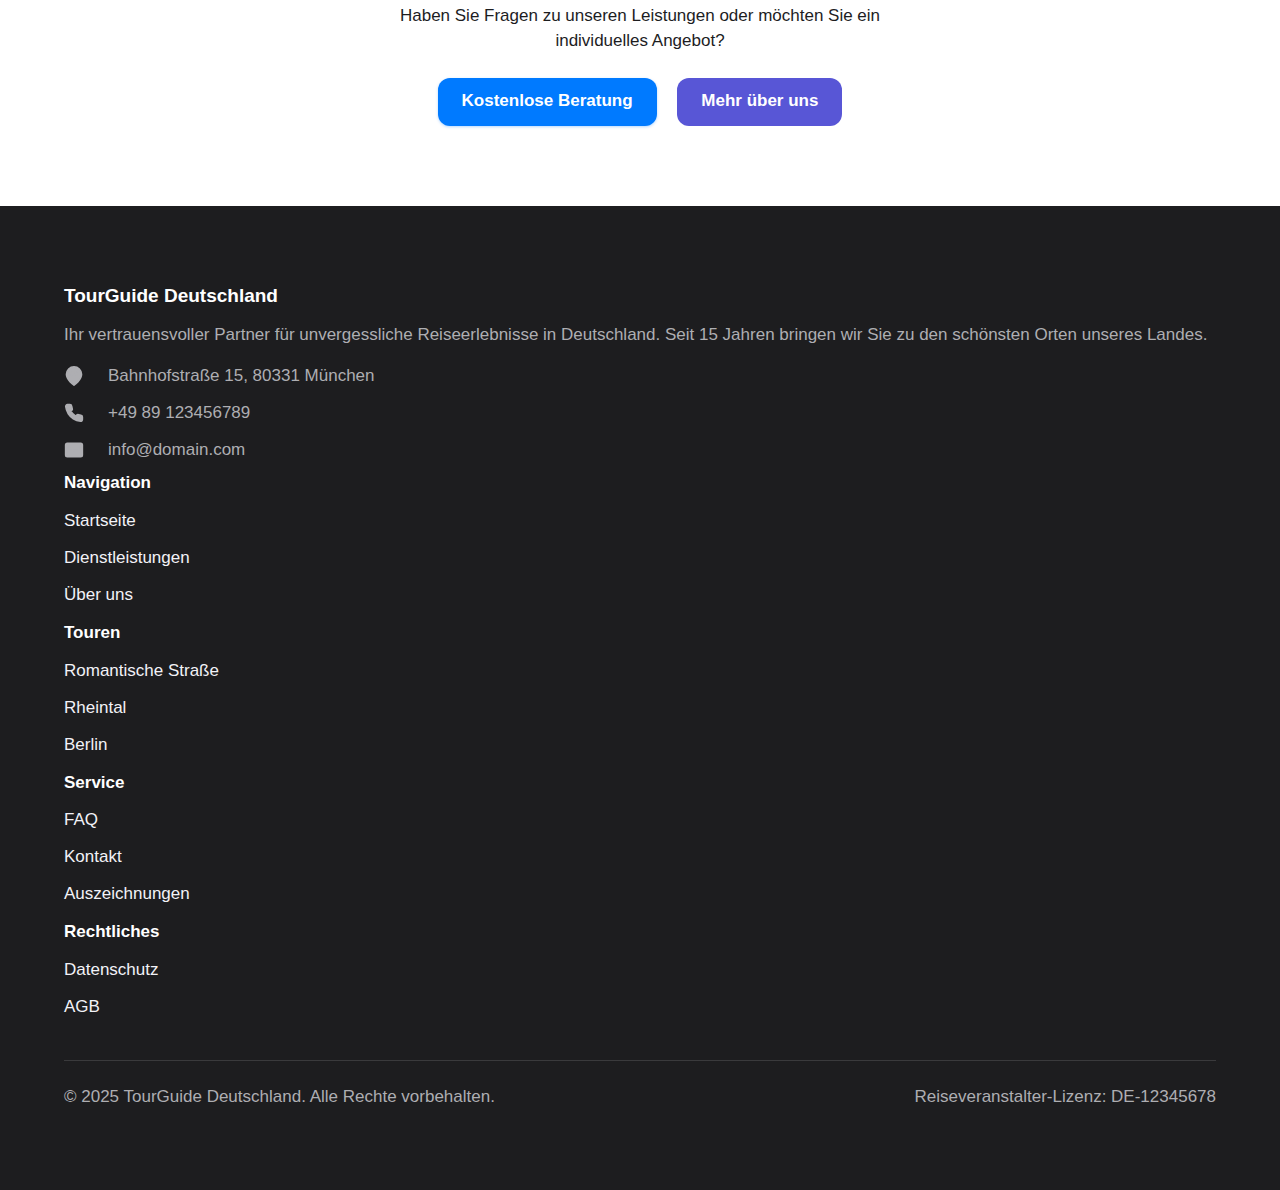
<file: services.html>
<!DOCTYPE html><html lang="de"><head>
  <meta charset="UTF-8">
  <meta name="viewport" content="width=device-width, initial-scale=1.0">
  <title>Unsere Reisedienste - AlpenTraum Reisen</title>
  <meta name="description" content="Entdecken Sie unsere umfassenden Reisedienste für unvergessliche Erlebnisse in Deutschland. Individuelle Reisepakete, Gruppentours und persönliche Reiseberatung.">
  <meta property="og:title" content="Unsere Reisedienste - AlpenTraum Reisen">
  <meta property="og:description" content="Entdecken Sie unsere umfassenden Reisedienste für unvergessliche Erlebnisse in Deutschland. Individuelle Reisepakete, Gruppentours und persönliche Reiseberatung.">
  <meta property="og:url" content="https://domain.com/services.html">
  <meta property="og:type" content="website">
  <link rel="canonical" href="https://domain.com/services.html">
  <link rel="stylesheet" href="style.css">
  <link rel="icon" type="image/png" href="/favicon.png">
  <link rel="apple-touch-icon" href="/apple-touch-icon.png">
 </head>
 <body>
  <header class="navbar navbar-expand-md sticky-top bg-white border-bottom">
   <div class="container">
    <a class="navbar-brand" href="/"> <img src="img/deutschland-flagge-und-kartenpunkte-logo.jpg" alt="TourGuide Deutschland Logo" width="150" height="40" class="img-fluid"> </a>
    <button class="navbar-toggler" type="button" data-bs-toggle="collapse" data-bs-target="#navbarNav" aria-controls="navbarNav" aria-expanded="false" aria-label="Navigation umschalten"><span class="navbar-toggler-icon"></span></button>
    <div class="collapse navbar-collapse" id="navbarNav">
     <ul class="navbar-nav ms-auto">
      <li class="nav-item"><a class="nav-link" href="/" aria-current="page">Startseite</a></li>
      <li class="nav-item"><a class="nav-link" href="services.html">Dienstleistungen</a></li>
      <li class="nav-item"><a class="nav-link" href="about.html">Über uns</a></li>
     </ul>
     <a href="#kontakt" class="btn btn-primary ms-3">Beratung anfragen</a>
    </div>
   </div>
  </header>
  <main class="l-main">
   <nav aria-label="breadcrumb" class="py-2">
    <div class="container">
     <ol class="breadcrumb mb-0">
      <li class="breadcrumb-item"><a href="/">Startseite</a></li>
      <li class="breadcrumb-item active" aria-current="page">Leistungen</li>
     </ol>
    </div>
   </nav>
   <section class="l-section py-4 py-md-5">
    <div class="container">
     <div class="row justify-content-center text-center mb-5">
      <div class="col-lg-8" data-aos="fade-up">
       <h1 class="display-4 fw-bold mb-4">Unsere Reiseleistungen</h1>
       <p class="lead text-muted">Von individuellen Reisepaketen bis hin zu Gruppentouren - wir bieten Ihnen umfassende Reisedienste für unvergessliche Erlebnisse in Deutschland und darüber hinaus.</p>
      </div>
     </div>
     <div class="row g-4">
      <div class="col-lg-4 col-md-6" data-aos="fade-up" data-aos-delay="100">
       <div class="c-card h-100 text-center">
        <div class="ratio ratio-16x9 mb-4">
         <div class="d-flex align-items-center justify-content-center bg-primary bg-opacity-10">
          <svg class="text-primary" width="64" height="64" viewBox="0 0 24 24" fill="currentColor">
           <path d="M12 2L2 7v10c0 5.55 3.84 9.74 9 11 5.16-1.26 9-5.45 9-11V7l-10-5z"></path>
          </svg>
         </div>
        </div>
        <h3 class="h4 fw-bold mb-3">Individuelle Reisepakete</h3>
        <p class="text-muted mb-4">Maßgeschneiderte Reiseerlebnisse nach Ihren Wünschen und Vorstellungen. Von romantischen Wochenenden bis zu ausgedehnten Familienreisen.</p>
        <div class="mt-auto">
         <a href="#contact" class="c-button c-button--primary">Anfrage stellen</a>
        </div>
       </div>
      </div>
      <div class="col-lg-4 col-md-6" data-aos="fade-up" data-aos-delay="200">
       <div class="c-card h-100 text-center">
        <div class="ratio ratio-16x9 mb-4">
         <div class="d-flex align-items-center justify-content-center bg-primary bg-opacity-10">
          <svg class="text-primary" width="64" height="64" viewBox="0 0 24 24" fill="currentColor">
           <path d="M16 6l2.29 2.29-4.88 4.88-4-4L2 16.59 3.41 18l6-6 4 4 6.3-6.29L22 12V6z"></path>
          </svg>
         </div>
        </div>
        <h3 class="h4 fw-bold mb-3">Gruppentouren</h3>
        <p class="text-muted mb-4">Begleiten Sie andere Reisebegeisterte auf unseren organisierten Gruppentouren zu den schönsten Destinationen Deutschlands.</p>
        <div class="mt-auto">
         <a href="#contact" class="c-button c-button--primary">Mehr erfahren</a>
        </div>
       </div>
      </div>
      <div class="col-lg-4 col-md-6" data-aos="fade-up" data-aos-delay="300">
       <div class="c-card h-100 text-center">
        <div class="ratio ratio-16x9 mb-4">
         <div class="d-flex align-items-center justify-content-center bg-primary bg-opacity-10">
          <svg class="text-primary" width="64" height="64" viewBox="0 0 24 24" fill="currentColor">
           <path d="M12 2C6.48 2 2 6.48 2 12s4.48 10 10 10 10-4.48 10-10S17.52 2 12 2zm-2 15l-5-5 1.41-1.41L10 14.17l7.59-7.59L19 8l-9 9z"></path>
          </svg>
         </div>
        </div>
        <h3 class="h4 fw-bold mb-3">Persönliche Beratung</h3>
        <p class="text-muted mb-4">Unsere erfahrenen Reiseexperten beraten Sie persönlich bei der Planung Ihrer perfekten Reise - von der Idee bis zur Durchführung.</p>
        <div class="mt-auto">
         <a href="#contact" class="c-button c-button--primary">Beratung buchen</a>
        </div>
       </div>
      </div>
      <div class="col-lg-4 col-md-6" data-aos="fade-up" data-aos-delay="400">
       <div class="c-card h-100 text-center">
        <div class="ratio ratio-16x9 mb-4">
         <div class="d-flex align-items-center justify-content-center bg-primary bg-opacity-10">
          <svg class="text-primary" width="64" height="64" viewBox="0 0 24 24" fill="currentColor">
           <path d="M9 11H7v6h2v-6zm4 0h-2v6h2v-6zm4 0h-2v6h2v-6zm2.5-9H18V0h-2v2H8V0H6v2H3.5C2.66 2 2 2.9 2 4v16c0 1.1.89 2 2 2h15c1.1 0 2-.9 2-2V4c0-1.1-.9-2-2-2z"></path>
          </svg>
         </div>
        </div>
        <h3 class="h4 fw-bold mb-3">Event-Management</h3>
        <p class="text-muted mb-4">Planen Sie unvergessliche Firmenreisen, Incentive-Programme oder besondere Anlässe mit unserem professionellen Event-Management.</p>
        <div class="mt-auto">
         <a href="#contact" class="c-button c-button--primary">Event planen</a>
        </div>
       </div>
      </div>
      <div class="col-lg-4 col-md-6" data-aos="fade-up" data-aos-delay="500">
       <div class="c-card h-100 text-center">
        <div class="ratio ratio-16x9 mb-4">
         <div class="d-flex align-items-center justify-content-center bg-primary bg-opacity-10">
          <svg class="text-primary" width="64" height="64" viewBox="0 0 24 24" fill="currentColor">
           <path d="M18.92 6.01C18.72 5.42 18.16 5 17.5 5h-11c-.66 0-1.22.42-1.42 1.01L3 12v8c0 .55.45 1 1 1h1c.55 0 1-.45 1-1v-1h12v1c0 .55.45 1 1 1h1c.55 0 1-.45 1-1v-8l-2.08-5.99zM6.5 16c-.83 0-1.5-.67-1.5-1.5S5.67 13 6.5 13s1.5.67 1.5 1.5S7.33 16 6.5 16zm11 0c-.83 0-1.5-.67-1.5-1.5s.67-1.5 1.5-1.5 1.5.67 1.5 1.5-.67 1.5-1.5 1.5zM5 11l1.5-4.5h11L19 11H5z"></path>
          </svg>
         </div>
        </div>
        <h3 class="h4 fw-bold mb-3">Transport &amp; Transfers</h3>
        <p class="text-muted mb-4">Komfortable Transfers vom Flughafen zu Ihrem Hotel sowie organisierte Transportlösungen während Ihrer gesamten Reise.</p>
        <div class="mt-auto">
         <a href="#contact" class="c-button c-button--primary">Transport buchen</a>
        </div>
       </div>
      </div>
      <div class="col-lg-4 col-md-6" data-aos="fade-up" data-aos-delay="600">
       <div class="c-card h-100 text-center">
        <div class="ratio ratio-16x9 mb-4">
         <div class="d-flex align-items-center justify-content-center bg-primary bg-opacity-10">
          <svg class="text-primary" width="64" height="64" viewBox="0 0 24 24" fill="currentColor">
           <path d="M12 2l3.09 6.26L22 9.27l-5 4.87 1.18 6.88L12 17.77l-6.18 3.25L7 14.14 2 9.27l6.91-1.01L12 2z"></path>
          </svg>
         </div>
        </div>
        <h3 class="h4 fw-bold mb-3">Premium-Service</h3>
        <p class="text-muted mb-4">Exklusive Reiseerlebnisse mit persönlichem Concierge-Service, Luxusunterkünften und besonderen Aktivitäten für anspruchsvolle Reisende.</p>
        <div class="mt-auto">
         <a href="#contact" class="c-button c-button--primary">Premium entdecken</a>
        </div>
       </div>
      </div>
     </div>
    </div>
   </section>
   <section class="l-section py-4 py-md-5 bg-light" id="pricing">
    <div class="container">
     <div class="row justify-content-center text-center mb-5">
      <div class="col-lg-8" data-aos="fade-up">
       <h2 class="display-5 fw-bold mb-4">Unsere Servicepakete</h2>
       <p class="lead text-muted">Wählen Sie das passende Servicepaket für Ihre individuellen Reisebedürfnisse</p>
      </div>
     </div>
     <div class="row g-4 justify-content-center">
      <div class="col-lg-4 col-md-6" data-aos="fade-up" data-aos-delay="100">
       <div class="c-card h-100 text-center position-relative">
        <h3 class="h4 fw-bold mb-3 text-primary">Basis</h3>
        <div class="mb-4">
         <span class="display-4 fw-bold">299€</span>
         <div class="text-muted">pro Person</div>
        </div>
        <ul class="list-unstyled mb-4">
         <li class="mb-2">✓ Grundlegende Reiseplanung</li>
         <li class="mb-2">✓ Hotelreservierung</li>
         <li class="mb-2">✓ Transportorganisation</li>
         <li class="mb-2">✓ 24/7 Notfall-Hotline</li>
         <li class="mb-2">✓ Reiseunterlagen</li>
        </ul>
        <div class="mt-auto">
         <a href="#contact" class="c-button c-button--primary w-100">Basis wählen</a>
        </div>
       </div>
      </div>
      <div class="col-lg-4 col-md-6" data-aos="fade-up" data-aos-delay="200">
       <div class="c-card h-100 text-center position-relative border-primary">
        <div class="position-absolute top-0 start-50 translate-middle">
         <span class="badge bg-primary px-3 py-2">Beliebt</span>
        </div>
        <h3 class="h4 fw-bold mb-3 text-primary mt-3">Premium</h3>
        <div class="mb-4">
         <span class="display-4 fw-bold">599€</span>
         <div class="text-muted">pro Person</div>
        </div>
        <ul class="list-unstyled mb-4">
         <li class="mb-2">✓ Alle Basis-Leistungen</li>
         <li class="mb-2">✓ Persönliche Reiseberatung</li>
         <li class="mb-2">✓ Aktivitäten &amp; Ausflüge</li>
         <li class="mb-2">✓ Restaurant-Empfehlungen</li>
         <li class="mb-2">✓ Flexible Umbuchungen</li>
         <li class="mb-2">✓ Reiseversicherung inkl.</li>
        </ul>
        <div class="mt-auto">
         <a href="#contact" class="c-button c-button--primary w-100">Premium wählen</a>
        </div>
       </div>
      </div>
      <div class="col-lg-4 col-md-6" data-aos="fade-up" data-aos-delay="300">
       <div class="c-card h-100 text-center position-relative">
        <h3 class="h4 fw-bold mb-3 text-primary">Luxus</h3>
        <div class="mb-4">
         <span class="display-4 fw-bold">999€</span>
         <div class="text-muted">pro Person</div>
        </div>
        <ul class="list-unstyled mb-4">
         <li class="mb-2">✓ Alle Premium-Leistungen</li>
         <li class="mb-2">✓ Persönlicher Concierge</li>
         <li class="mb-2">✓ VIP-Transfers</li>
         <li class="mb-2">✓ Exklusive Restaurants</li>
         <li class="mb-2">✓ Private Stadtführungen</li>
         <li class="mb-2">✓ Luxury Hotel Selection</li>
        </ul>
        <div class="mt-auto">
         <a href="#contact" class="c-button c-button--primary w-100">Luxus wählen</a>
        </div>
       </div>
      </div>
     </div>
    </div>
   </section>
   <section class="l-section py-4 py-md-5" id="comparison">
    <div class="container">
     <div class="row justify-content-center text-center mb-5">
      <div class="col-lg-8" data-aos="fade-up">
       <h2 class="display-5 fw-bold mb-4">Leistungsvergleich</h2>
       <p class="lead text-muted">Detaillierter Überblick über alle enthaltenen Leistungen unserer Servicepakete</p>
      </div>
     </div>
     <div class="table-responsive" data-aos="fade-up">
      <table class="table table-striped align-middle">
       <thead class="table-dark">
        <tr>
         <th scope="col">Leistung</th>
         <th scope="col" class="text-center">Basis</th>
         <th scope="col" class="text-center">Premium</th>
         <th scope="col" class="text-center">Luxus</th>
        </tr>
       </thead>
       <tbody>
        <tr>
         <td>Grundlegende Reiseplanung</td>
         <td class="text-center text-success">✓</td>
         <td class="text-center text-success">✓</td>
         <td class="text-center text-success">✓</td>
        </tr>
        <tr>
         <td>Hotelreservierung</td>
         <td class="text-center text-success">✓</td>
         <td class="text-center text-success">✓</td>
         <td class="text-center text-success">✓</td>
        </tr>
        <tr>
         <td>24/7 Notfall-Hotline</td>
         <td class="text-center text-success">✓</td>
         <td class="text-center text-success">✓</td>
         <td class="text-center text-success">✓</td>
        </tr>
        <tr>
         <td>Persönliche Beratung</td>
         <td class="text-center text-muted">−</td>
         <td class="text-center text-success">✓</td>
         <td class="text-center text-success">✓</td>
        </tr>
        <tr>
         <td>Aktivitäten &amp; Ausflüge</td>
         <td class="text-center text-muted">−</td>
         <td class="text-center text-success">✓</td>
         <td class="text-center text-success">✓</td>
        </tr>
        <tr>
         <td>Reiseversicherung</td>
         <td class="text-center text-muted">−</td>
         <td class="text-center text-success">✓</td>
         <td class="text-center text-success">✓</td>
        </tr>
        <tr>
         <td>Persönlicher Concierge</td>
         <td class="text-center text-muted">−</td>
         <td class="text-center text-muted">−</td>
         <td class="text-center text-success">✓</td>
        </tr>
        <tr>
         <td>VIP-Transfers</td>
         <td class="text-center text-muted">−</td>
         <td class="text-center text-muted">−</td>
         <td class="text-center text-success">✓</td>
        </tr>
        <tr>
         <td>Private Stadtführungen</td>
         <td class="text-center text-muted">−</td>
         <td class="text-center text-muted">−</td>
         <td class="text-center text-success">✓</td>
        </tr>
       </tbody>
      </table>
     </div>
     <div class="row justify-content-center mt-5">
      <div class="col-lg-6 text-center" data-aos="fade-up">
       <p class="mb-4">Haben Sie Fragen zu unseren Leistungen oder möchten Sie ein individuelles Angebot?</p>
       <a href="#contact" class="c-button c-button--primary me-3">Kostenlose Beratung</a> <a href="about.html" class="c-button c-button--secondary">Mehr über uns</a>
      </div>
     </div>
    </div>
   </section>
  </main>
  <footer class="bg-dark text-light py-4 py-md-5">
   <div class="container">
    <div class="row g-4">
     <div class="col-lg-4">
      <h5 class="mb-3">TourGuide Deutschland</h5>
      <p>Ihr vertrauensvoller Partner für unvergessliche Reiseerlebnisse in Deutschland. Seit 15 Jahren bringen wir Sie zu den schönsten Orten unseres Landes.</p>
      <div class="contact-info">
       <p class="mb-2">
        <svg xmlns="http://www.w3.org/2000/svg" width="16" height="16" viewBox="0 0 24 24" fill="none" stroke="currentColor" stroke-width="2" class="me-2">
         <path d="M21 10c0 7-9 13-9 13s-9-6-9-13a9 9 0 0 1 18 0z"></path> <circle cx="12" cy="10" r="3"></circle>
        </svg>
        Bahnhofstraße 15, 80331 München
       </p>
       <p class="mb-2">
        <svg xmlns="http://www.w3.org/2000/svg" width="16" height="16" viewBox="0 0 24 24" fill="none" stroke="currentColor" stroke-width="2" class="me-2">
         <path d="M22 16.92v3a2 2 0 0 1-2.18 2 19.79 19.79 0 0 1-8.63-3.07 19.5 19.5 0 0 1-6-6 19.79 19.79 0 0 1-3.07-8.67A2 2 0 0 1 4.11 2h3a2 2 0 0 1 2 1.72 12.84 12.84 0 0 0 .7 2.81 2 2 0 0 1-.45 2.11L8.09 9.91a16 16 0 0 0 6 6l1.27-1.27a2 2 0 0 1 2.11-.45 12.84 12.84 0 0 0 2.81.7A2 2 0 0 1 22 16.92z"></path>
        </svg>
        +49 89 123456789
       </p>
       <p class="mb-0">
        <svg xmlns="http://www.w3.org/2000/svg" width="16" height="16" viewBox="0 0 24 24" fill="none" stroke="currentColor" stroke-width="2" class="me-2">
         <path d="M4 4h16c1.1 0 2 .9 2 2v12c0 1.1-.9 2-2 2H4c-1.1 0-2-.9-2-2V6c0-1.1.9-2 2-2z"></path> <polyline points="22,6 12,13 2,6"></polyline>
        </svg>
        info@domain.com
       </p>
      </div>
     </div>
     <div class="col-lg-2 col-md-4">
      <h6 class="mb-3">Navigation</h6>
      <ul class="list-unstyled">
       <li class="mb-2"><a href="/" class="text-light text-decoration-none">Startseite</a></li>
       <li class="mb-2"><a href="services.html" class="text-light text-decoration-none">Dienstleistungen</a></li>
       <li class="mb-2"><a href="about.html" class="text-light text-decoration-none">Über uns</a></li>
      </ul>
     </div>
     <div class="col-lg-2 col-md-4">
      <h6 class="mb-3">Touren</h6>
      <ul class="list-unstyled">
       <li class="mb-2"><a href="#featured-tours" class="text-light text-decoration-none">Romantische Straße</a></li>
       <li class="mb-2"><a href="#featured-tours" class="text-light text-decoration-none">Rheintal</a></li>
       <li class="mb-2"><a href="#featured-tours" class="text-light text-decoration-none">Berlin</a></li>
      </ul>
     </div>
     <div class="col-lg-2 col-md-4">
      <h6 class="mb-3">Service</h6>
      <ul class="list-unstyled">
       <li class="mb-2"><a href="#faq-preview" class="text-light text-decoration-none">FAQ</a></li>
       <li class="mb-2"><a href="#kontakt" class="text-light text-decoration-none">Kontakt</a></li>
       <li class="mb-2"><a href="#awards" class="text-light text-decoration-none">Auszeichnungen</a></li>
      </ul>
     </div>
     <div class="col-lg-2">
      <h6 class="mb-3">Rechtliches</h6>
      <ul class="list-unstyled">
       <li class="mb-2"><a href="privacy.html" class="text-light text-decoration-none">Datenschutz</a></li>
       <li class="mb-2"><a href="terms.html" class="text-light text-decoration-none">AGB</a></li>
      </ul>
     </div>
    </div>
    <hr class="my-4">
    <div class="row align-items-center">
     <div class="col-md-6">
      <p class="mb-0">© 2025 TourGuide Deutschland. Alle Rechte vorbehalten.</p>
     </div>
     <div class="col-md-6 text-md-end">
      <p class="mb-0">Reiseveranstalter-Lizenz: DE-12345678</p>
     </div>
    </div>
   </div>
  </footer>
  <script src="script.js" defer=""></script>
 
</body></html>
</file>
<file: style.css>
:root {
  --color-primary: #007AFF;
  --color-primary-dark: #0051D5;
  --color-primary-light: #E5F1FF;
  --color-secondary: #5856D6;
  --color-neutral-900: #1D1D1F;
  --color-neutral-800: #2C2C2E;
  --color-neutral-700: #3A3A3C;
  --color-neutral-600: #48484A;
  --color-neutral-500: #8E8E93;
  --color-neutral-400: #AEAEB2;
  --color-neutral-300: #C7C7CC;
  --color-neutral-200: #D1D1D6;
  --color-neutral-100: #F2F2F7;
  --color-neutral-50: #F9F9FB;
  --color-white: #FFFFFF;
  --color-success: #34C759;
  --color-error: #FF3B30;
  --color-warning: #FF9500;
  --color-info: #5AC8FA;
  --color-text-primary: var(--color-neutral-900);
  --color-text-secondary: var(--color-neutral-600);
  --color-text-muted: var(--color-neutral-500);
  --color-bg-default: var(--color-white);
  --color-bg-alt: var(--color-neutral-50);
  --color-border: var(--color-neutral-200);
  --font-family-base: -apple-system, BlinkMacSystemFont, 'SF Pro Display', 'Segoe UI', Roboto, 'Helvetica Neue', Arial, sans-serif;
  --font-size-base: 17px;
  --font-size-sm: 15px;
  --font-size-xs: 13px;
  --font-size-lg: 19px;
  --font-size-xl: 28px;
  --font-size-2xl: 48px;
  --font-size-3xl: 64px;
  --font-weight-regular: 400;
  --font-weight-medium: 500;
  --font-weight-semibold: 600;
  --font-weight-bold: 700;
  --line-height-tight: 1.1;
  --line-height-normal: 1.47;
  --line-height-relaxed: 1.6;
  --space-xs: 8px;
  --space-sm: 12px;
  --space-md: 16px;
  --space-lg: 24px;
  --space-xl: 32px;
  --space-2xl: 48px;
  --space-3xl: 64px;
  --space-4xl: 80px;
  --space-5xl: 96px;
  --header-h: 72px;
  --container-max: 1200px;
  --container-padding: var(--space-lg);
  --grid-gap: var(--space-lg);
  --z-dropdown: 100;
  --z-modal: 1000;
  --z-nav: 1050;
  --z-nav-overlay: 1049;
  --radius-sm: 8px;
  --radius-md: 12px;
  --radius-lg: 16px;
  --radius-xl: 20px;
  --shadow-sm: 0 1px 3px rgba(0, 0, 0, 0.06);
  --shadow-md: 0 4px 12px rgba(0, 0, 0, 0.08);
  --shadow-lg: 0 8px 24px rgba(0, 0, 0, 0.12);
  --shadow-xl: 0 16px 48px rgba(0, 0, 0, 0.16);
  --transition-fast: 150ms cubic-bezier(0.4, 0, 0.2, 1);
  --transition-base: 250ms cubic-bezier(0.4, 0, 0.2, 1);
  --transition-slow: 350ms cubic-bezier(0.4, 0, 0.2, 1);
}

* {
  margin: 0;
  padding: 0;
  box-sizing: border-box;
}

html {
  font-size: 16px;
  scroll-behavior: smooth;
  -webkit-font-smoothing: antialiased;
  -moz-osx-font-smoothing: grayscale;
  text-rendering: optimizeLegibility;
}

body {
  font-family: var(--font-family-base);
  font-size: var(--font-size-base);
  line-height: var(--line-height-normal);
  color: var(--color-text-primary);
  background-color: var(--color-bg-default);
  overflow-x: hidden;
  max-width: 100vw;
}

h1, h2, h3, h4, h5, h6 {
  font-weight: var(--font-weight-bold);
  line-height: var(--line-height-tight);
  color: var(--color-text-primary);
  margin-bottom: var(--space-md);
}

h1, .display-4 {
  font-size: clamp(32px, 5vw, var(--font-size-2xl));
  margin-bottom: var(--space-lg);
}

h2, .display-5 {
  font-size: clamp(28px, 4vw, var(--font-size-xl));
  margin-bottom: var(--space-lg);
}

h3, .h3 {
  font-size: clamp(22px, 3vw, 26px);
}

h4, .h4 {
  font-size: clamp(19px, 2.5vw, 22px);
}

h5, .h5 {
  font-size: var(--font-size-lg);
}

h6, .h6 {
  font-size: var(--font-size-base);
}

p {
  margin-bottom: var(--space-md);
  max-width: 68ch;
}

.lead {
  font-size: var(--font-size-lg);
  font-weight: var(--font-weight-regular);
  line-height: var(--line-height-relaxed);
  color: var(--color-text-secondary);
}

a {
  color: var(--color-primary);
  text-decoration: none;
  transition: color var(--transition-base);
}

a:hover {
  color: var(--color-primary-dark);
}

a:focus-visible {
  outline: 2px solid var(--color-primary);
  outline-offset: 4px;
  border-radius: var(--radius-sm);
}

img, svg, video, iframe {
  max-width: 100%;
  height: auto;
  display: block;
}

ul, ol {
  padding-left: var(--space-lg);
  margin-bottom: var(--space-md);
}

.list-unstyled {
  list-style: none;
  padding-left: 0;
}

.container {
  max-width: var(--container-max);
  margin-left: auto;
  margin-right: auto;
  padding-left: var(--container-padding);
  padding-right: var(--container-padding);
  width: 100%;
}

.row {
  display: flex;
  flex-wrap: wrap;
  margin-left: calc(var(--grid-gap) / -2);
  margin-right: calc(var(--grid-gap) / -2);
}

[class*="col-"] {
  padding-left: calc(var(--grid-gap) / 2);
  padding-right: calc(var(--grid-gap) / 2);
  width: 100%;
  min-width: 0;
}

.col-12 {
  width: 100%;
}

.col-6 {
  width: 50%;
}

@media (min-width: 640px) {
  .col-sm-6 {
    width: 50%;
  }
}

@media (min-width: 768px) {
  .col-md-3 {
    width: 25%;
  }
  
  .col-md-4 {
    width: 33.333333%;
  }
  
  .col-md-6 {
    width: 50%;
  }
  
  .col-md-8 {
    width: 66.666667%;
  }
}

@media (min-width: 1024px) {
  .col-lg-2 {
    width: 16.666667%;
  }
  
  .col-lg-4 {
    width: 33.333333%;
  }
  
  .col-lg-6 {
    width: 50%;
  }
  
  .col-lg-8 {
    width: 66.666667%;
  }
}

.ratio {
  position: relative;
  width: 100%;
  overflow: hidden;
}

.ratio::before {
  display: block;
  content: "";
  padding-top: var(--aspect-ratio, 100%);
}

.ratio > * {
  position: absolute;
  top: 0;
  left: 0;
  width: 100%;
  height: 100%;
  object-fit: cover;
}

.ratio-1x1 {
  --aspect-ratio: 100%;
}

.ratio-4x3 {
  --aspect-ratio: 75%;
}

.ratio-16x9 {
  --aspect-ratio: 56.25%;
}

.img-fluid {
  max-width: 100%;
  height: auto;
}

.rounded {
  border-radius: var(--radius-md);
}

.rounded-circle {
  border-radius: 50%;
}

.shadow-sm {
  box-shadow: var(--shadow-sm);
}

.shadow-lg {
  box-shadow: var(--shadow-lg);
}

.navbar {
  position: sticky;
  top: 0;
  z-index: var(--z-nav);
  background-color: rgba(255, 255, 255, 0.96);
  backdrop-filter: blur(20px);
  -webkit-backdrop-filter: blur(20px);
  border-bottom: 1px solid var(--color-border);
  height: var(--header-h);
}

.navbar .container {
  display: flex;
  align-items: center;
  justify-content: space-between;
  height: 100%;
}

.navbar-brand {
  display: flex;
  align-items: center;
  font-weight: var(--font-weight-bold);
  font-size: var(--font-size-lg);
  color: var(--color-text-primary);
  text-decoration: none;
}

.navbar-brand img {
  height: 40px;
  width: auto;
  object-fit: contain;
}

.navbar-toggler {
  display: flex;
  align-items: center;
  justify-content: center;
  width: 48px;
  height: 48px;
  padding: 0;
  background: transparent;
  border: none;
  cursor: pointer;
  border-radius: var(--radius-md);
  transition: background-color var(--transition-base);
}

.navbar-toggler:hover {
  background-color: var(--color-neutral-100);
}

.navbar-toggler:focus-visible {
  outline: 2px solid var(--color-primary);
  outline-offset: 2px;
}

.navbar-toggler-icon {
  display: block;
  width: 24px;
  height: 2px;
  background-color: var(--color-text-primary);
  position: relative;
  transition: background-color var(--transition-base);
}

.navbar-toggler-icon::before,
.navbar-toggler-icon::after {
  content: "";
  display: block;
  width: 24px;
  height: 2px;
  background-color: var(--color-text-primary);
  position: absolute;
  left: 0;
  transition: transform var(--transition-base);
}

.navbar-toggler-icon::before {
  top: -8px;
}

.navbar-toggler-icon::after {
  bottom: -8px;
}

.navbar-toggler[aria-expanded="true"] .navbar-toggler-icon {
  background-color: transparent;
}

.navbar-toggler[aria-expanded="true"] .navbar-toggler-icon::before {
  transform: translateY(8px) rotate(45deg);
}

.navbar-toggler[aria-expanded="true"] .navbar-toggler-icon::after {
  transform: translateY(-8px) rotate(-45deg);
}

.navbar-collapse {
  display: none;
}

.navbar-collapse.show {
  display: block;
}

@media (max-width: 767px) {
  .navbar-collapse {
    position: absolute;
    top: var(--header-h);
    left: 0;
    right: 0;
    background-color: rgba(255, 255, 255, 0.98);
    backdrop-filter: blur(20px);
    -webkit-backdrop-filter: blur(20px);
    border-bottom: 1px solid var(--color-border);
    box-shadow: var(--shadow-lg);
    max-height: 0;
    overflow: hidden;
    transition: max-height var(--transition-slow);
  }
  
  .navbar-collapse.show {
    max-height: 500px;
  }
}

.navbar-nav {
  list-style: none;
  padding: 0;
  margin: 0;
  display: flex;
  flex-direction: column;
}

@media (min-width: 768px) {
  .navbar-nav {
    flex-direction: row;
    align-items: center;
  }
  
  .navbar-toggler {
    display: none;
  }
  
  .navbar-collapse {
    display: flex !important;
    align-items: center;
  }
}

.nav-item {
  margin: 0;
}

.nav-link {
  display: block;
  padding: var(--space-md) var(--space-lg);
  color: var(--color-text-primary);
  font-weight: var(--font-weight-medium);
  text-decoration: none;
  transition: color var(--transition-base), background-color var(--transition-base);
  border-radius: var(--radius-md);
}

.nav-link:hover {
  color: var(--color-primary);
  background-color: var(--color-neutral-100);
}

.nav-link[aria-current="page"],
.nav-link.active {
  color: var(--color-primary);
  font-weight: var(--font-weight-semibold);
}

@media (min-width: 768px) {
  .nav-link {
    padding: var(--space-sm) var(--space-md);
  }
}

.ms-auto {
  margin-left: auto;
}

.ms-3 {
  margin-left: var(--space-md);
}

.btn, .c-button {
  display: inline-flex;
  align-items: center;
  justify-content: center;
  padding: 12px 24px;
  font-family: inherit;
  font-size: var(--font-size-base);
  font-weight: var(--font-weight-semibold);
  line-height: 1.2;
  text-align: center;
  text-decoration: none;
  border: none;
  border-radius: var(--radius-md);
  cursor: pointer;
  transition: all var(--transition-base);
  min-height: 48px;
  white-space: nowrap;
}

.btn:focus-visible, .c-button:focus-visible {
  outline: 2px solid var(--color-primary);
  outline-offset: 2px;
}

.btn-primary, .c-button--primary {
  background-color: var(--color-primary);
  color: var(--color-white);
  box-shadow: 0 1px 3px rgba(0, 122, 255, 0.3);
}

.btn-primary:hover, .c-button--primary:hover {
  background-color: var(--color-primary-dark);
  box-shadow: 0 4px 12px rgba(0, 122, 255, 0.4);
  transform: translateY(-1px);
}

.btn-primary:active, .c-button--primary:active {
  transform: translateY(0);
}

.btn-secondary, .c-button--secondary {
  background-color: var(--color-secondary);
  color: var(--color-white);
}

.btn-secondary:hover, .c-button--secondary:hover {
  background-color: #4745B0;
}

.btn-outline-secondary, .c-button--outline {
  background-color: transparent;
  color: var(--color-text-primary);
  border: 2px solid var(--color-border);
}

.btn-outline-secondary:hover, .c-button--outline:hover {
  background-color: var(--color-neutral-100);
  border-color: var(--color-text-primary);
}

.btn-lg, .c-button--large {
  padding: 16px 32px;
  font-size: var(--font-size-lg);
  min-height: 56px;
}

.w-100 {
  width: 100%;
}

.py-2 {
  padding-top: var(--space-sm);
  padding-bottom: var(--space-sm);
}

.py-3 {
  padding-top: var(--space-md);
  padding-bottom: var(--space-md);
}

.py-4 {
  padding-top: var(--space-2xl);
  padding-bottom: var(--space-2xl);
}

.py-5 {
  padding-top: var(--space-3xl);
  padding-bottom: var(--space-3xl);
}

@media (min-width: 768px) {
  .py-md-5 {
    padding-top: var(--space-4xl);
    padding-bottom: var(--space-4xl);
  }
}

.mb-0 {
  margin-bottom: 0;
}

.mb-1 {
  margin-bottom: var(--space-xs);
}

.mb-2 {
  margin-bottom: var(--space-sm);
}

.mb-3 {
  margin-bottom: var(--space-md);
}

.mb-4 {
  margin-bottom: var(--space-lg);
}

.mb-5 {
  margin-bottom: var(--space-2xl);
}

.mt-3 {
  margin-top: var(--space-md);
}

.mt-auto {
  margin-top: auto;
}

.me-2 {
  margin-right: var(--space-sm);
}

.me-3 {
  margin-right: var(--space-md);
}

@media (min-width: 640px) {
  .me-sm-3 {
    margin-right: var(--space-md);
  }
  
  .mt-sm-0 {
    margin-top: 0;
  }
}

.p-4 {
  padding: var(--space-lg);
}

.mx-auto {
  margin-left: auto;
  margin-right: auto;
}

.my-4 {
  margin-top: var(--space-lg);
  margin-bottom: var(--space-lg);
}

.d-flex {
  display: flex;
}

.d-inline-block {
  display: inline-block;
}

.flex-column {
  flex-direction: column;
}

.flex-wrap {
  flex-wrap: wrap;
}

@media (min-width: 640px) {
  .flex-sm-row {
    flex-direction: row;
  }
}

.align-items-center {
  align-items: center;
}

.align-items-start {
  align-items: flex-start;
}

.justify-content-between {
  justify-content: space-between;
}

.justify-content-center {
  justify-content: center;
}

.justify-content-around {
  justify-content: space-around;
}

.gap-3 {
  gap: var(--space-md);
}

.text-center {
  text-align: center;
}

@media (min-width: 768px) {
  .text-md-end {
    text-align: right;
  }
}

.text-primary {
  color: var(--color-primary) !important;
}

.text-muted {
  color: var(--color-text-muted) !important;
}

.text-light {
  color: var(--color-neutral-100) !important;
}

.text-white {
  color: var(--color-white) !important;
}

.text-success {
  color: var(--color-success) !important;
}

.text-warning {
  color: var(--color-warning) !important;
}

.text-info {
  color: var(--color-info) !important;
}

.text-decoration-none {
  text-decoration: none !important;
}

.bg-light {
  background-color: var(--color-bg-alt) !important;
}



.bg-white {
  background-color: var(--color-white) !important;
}

.bg-primary {
  background-color: var(--color-primary) !important;
}

.bg-success {
  background-color: var(--color-success) !important;
}

.bg-warning {
  background-color: var(--color-warning) !important;
}

.bg-info {
  background-color: var(--color-info) !important;
}

.bg-opacity-10 {
  --bs-bg-opacity: 0.1;
  opacity: var(--bs-bg-opacity);
}

.fw-bold {
  font-weight: var(--font-weight-bold) !important;
}

.fw-semibold {
  font-weight: var(--font-weight-semibold) !important;
}

.border-bottom {
  border-bottom: 1px solid var(--color-border);
}

.border-top {
  border-top: 1px solid var(--color-border);
}

.border-primary {
  border: 2px solid var(--color-primary) !important;
}

.position-relative {
  position: relative;
}

.position-absolute {
  position: absolute;
}

.top-0 {
  top: 0;
}

.start-50 {
  left: 50%;
}

.translate-middle {
  transform: translate(-50%, -50%);
}

.order-lg-1 {
  order: 1;
}

.order-lg-2 {
  order: 2;
}

@media (min-width: 1024px) {
  .order-lg-1 {
    order: 1;
  }
  
  .order-lg-2 {
    order: 2;
  }
}

.card, .c-card {
  background-color: var(--color-white);
  border-radius: var(--radius-lg);
  box-shadow: var(--shadow-md);
  overflow: hidden;
  transition: all var(--transition-base);
  height: 100%;
  display: flex;
  flex-direction: column;
}

.card:hover, .c-card:hover {
  box-shadow: var(--shadow-xl);
  transform: translateY(-4px);
}

.card-body {
  padding: var(--space-lg);
  flex: 1;
  display: flex;
  flex-direction: column;
}

.card-title {
  font-size: var(--font-size-xl);
  font-weight: var(--font-weight-bold);
  margin-bottom: var(--space-md);
  color: var(--color-text-primary);
}

.card-text {
  color: var(--color-text-secondary);
  margin-bottom: var(--space-md);
}

.card-img-top {
  width: 100%;
  height: 100%;
  object-fit: cover;
}

.h-100 {
  height: 100%;
}

#hero {
  background: linear-gradient(135deg, var(--color-primary-light) 0%, var(--color-white) 100%);
  padding: var(--space-4xl) 0;
  position: relative;
  overflow: hidden;
}

#hero::before {
  content: "";
  position: absolute;
  top: 0;
  left: 0;
  right: 0;
  bottom: 0;
  background-image: radial-gradient(circle at 20% 50%, rgba(0, 122, 255, 0.08) 0%, transparent 50%);
  pointer-events: none;
}

#featured-tours, #faq-preview {
  padding: var(--space-4xl) 0;
}

.accordion {
  border-radius: var(--radius-lg);
  overflow: hidden;
}

.accordion-item {
  background-color: var(--color-white);
  border: 1px solid var(--color-border);
  margin-bottom: var(--space-sm);
  border-radius: var(--radius-md);
  overflow: hidden;
}

.accordion-item:last-child {
  margin-bottom: 0;
}

.accordion-header {
  margin: 0;
}

.accordion-button {
  width: 100%;
  padding: var(--space-lg);
  background-color: var(--color-white);
  color: var(--color-text-primary);
  text-align: left;
  border: none;
  font-size: var(--font-size-base);
  font-weight: var(--font-weight-semibold);
  cursor: pointer;
  transition: background-color var(--transition-base);
  display: flex;
  align-items: center;
  justify-content: space-between;
}

.accordion-button:hover {
  background-color: var(--color-neutral-50);
}

.accordion-button:not(.collapsed) {
  color: var(--color-primary);
  background-color: var(--color-primary-light);
}

.accordion-button::after {
  content: "+";
  font-size: 24px;
  line-height: 1;
  transition: transform var(--transition-base);
}

.accordion-button:not(.collapsed)::after {
  content: "−";
  transform: rotate(0deg);
}

.accordion-collapse {
  max-height: 0;
  overflow: hidden;
  transition: max-height var(--transition-slow);
}

.accordion-collapse.show {
  max-height: 1000px;
}

.accordion-body {
  padding: 0 var(--space-lg) var(--space-lg);
  color: var(--color-text-secondary);
  line-height: var(--line-height-relaxed);
}

#kontakt {
  padding: var(--space-4xl) 0;
}

.form-label {
  display: block;
  margin-bottom: var(--space-xs);
  font-weight: var(--font-weight-medium);
  color: var(--color-text-primary);
  font-size: var(--font-size-base);
}

.form-control, .c-input {
  width: 100%;
  padding: 14px 16px;
  border: 2px solid var(--color-border);
  border-radius: var(--radius-md);
  font-family: inherit;
  font-size: var(--font-size-base);
  line-height: var(--line-height-normal);
  background-color: var(--color-white);
  color: var(--color-text-primary);
  transition: all var(--transition-base);
  min-height: 48px;
}

.form-control:focus, .c-input:focus {
  outline: none;
  border-color: var(--color-primary);
  box-shadow: 0 0 0 4px var(--color-primary-light);
}

.form-control.is-invalid, .form-control.has-error {
  border-color: var(--color-error);
}

.form-control.is-invalid:focus, .form-control.has-error:focus {
  box-shadow: 0 0 0 4px rgba(255, 59, 48, 0.15);
}

.form-select {
  width: 100%;
  padding: 14px 40px 14px 16px;
  border: 2px solid var(--color-border);
  border-radius: var(--radius-md);
  font-family: inherit;
  font-size: var(--font-size-base);
  background-color: var(--color-white);
  background-image: url("data:image/svg+xml,%3Csvg xmlns='http://www.w3.org/2000/svg' width='12' height='8' viewBox='0 0 12 8'%3E%3Cpath fill='%23333' d='M6 8L0 0h12z'/%3E%3C/svg%3E");
  background-repeat: no-repeat;
  background-position: right 16px center;
  background-size: 12px;
  appearance: none;
  cursor: pointer;
  min-height: 48px;
}

.form-select:focus {
  outline: none;
  border-color: var(--color-primary);
  box-shadow: 0 0 0 4px var(--color-primary-light);
}

textarea.form-control {
  min-height: 120px;
  resize: vertical;
}

.form-check {
  display: flex;
  align-items: flex-start;
  gap: var(--space-sm);
  padding: var(--space-md) 0;
}

.form-check-input {
  width: 24px;
  height: 24px;
  margin: 0;
  margin-top: 2px;
  border: 2px solid var(--color-border);
  border-radius: var(--radius-sm);
  background-color: var(--color-white);
  cursor: pointer;
  flex-shrink: 0;
  appearance: none;
  transition: all var(--transition-base);
}

.form-check-input:checked {
  background-color: var(--color-primary);
  border-color: var(--color-primary);
  background-image: url("data:image/svg+xml,%3Csvg xmlns='http://www.w3.org/2000/svg' width='12' height='10' viewBox='0 0 12 10'%3E%3Cpath fill='white' d='M10.3 0L4 6.3 1.7 4 0 5.7l4 4 8-8z'/%3E%3C/svg%3E");
  background-repeat: no-repeat;
  background-position: center;
}

.form-check-input:focus {
  outline: none;
  box-shadow: 0 0 0 4px var(--color-primary-light);
}

.form-check-input.is-invalid {
  border-color: var(--color-error);
}

.form-check-label {
  font-size: var(--font-size-sm);
  line-height: var(--line-height-relaxed);
  color: var(--color-text-secondary);
  cursor: pointer;
}

.invalid-feedback {
  display: none;
  margin-top: var(--space-xs);
  font-size: var(--font-size-sm);
  color: var(--color-error);
}

.form-control.is-invalid ~ .invalid-feedback,
.form-check-input.is-invalid ~ .invalid-feedback {
  display: block;
}

footer, .l-footer {
  background-color: var(--color-neutral-900);
  color: var(--color-neutral-300);
  padding: var(--space-4xl) 0 var(--space-lg);
}

footer h5, footer h6, .l-footer h5, .l-footer h6 {
  color: var(--color-white);
  margin-bottom: var(--space-md);
  font-weight: var(--font-weight-semibold);
}

footer p, .l-footer p {
  color: var(--color-neutral-400);
  margin-bottom: var(--space-sm);
  max-width: 100%;
}

footer a, .l-footer a {
  color: var(--color-neutral-300);
  text-decoration: none;
  transition: color var(--transition-base);
}

footer a:hover, .l-footer a:hover {
  color: var(--color-white);
}

footer ul, .l-footer ul {
  padding-left: 0;
}

footer ul li, .l-footer ul li {
  margin-bottom: var(--space-sm);
}

footer hr, .l-footer hr {
  border: none;
  border-top: 1px solid var(--color-neutral-700);
  margin: var(--space-2xl) 0;
}

.contact-info {
  margin-top: var(--space-md);
}

.contact-info p {
  display: flex;
  align-items: center;
  gap: var(--space-sm);
  margin-bottom: var(--space-sm);
}

.contact-info svg {
  width: 20px;
  height: 20px;
  fill: currentColor;
  flex-shrink: 0;
}

.breadcrumb {
  display: flex;
  flex-wrap: wrap;
  list-style: none;
  padding: 0;
  margin: var(--space-md) 0;
  font-size: var(--font-size-sm);
}

.breadcrumb-item {
  display: flex;
  align-items: center;
}

.breadcrumb-item + .breadcrumb-item::before {
  content: "/";
  margin: 0 var(--space-xs);
  color: var(--color-text-muted);
}

.breadcrumb-item a {
  color: var(--color-text-secondary);
  text-decoration: none;
}

.breadcrumb-item a:hover {
  color: var(--color-primary);
}

.breadcrumb-item.active {
  color: var(--color-text-primary);
  font-weight: var(--font-weight-medium);
}

.alert {
  padding: var(--space-md) var(--space-lg);
  border-radius: var(--radius-md);
  margin-bottom: var(--space-md);
}

.alert-info {
  background-color: rgba(90, 200, 250, 0.15);
  color: var(--color-info);
  border: 1px solid var(--color-info);
}

.badge {
  display: inline-block;
  padding: var(--space-xs) var(--space-sm);
  font-size: var(--font-size-xs);
  font-weight: var(--font-weight-semibold);
  line-height: 1;
  border-radius: var(--radius-sm);
  text-align: center;
}

.bg-primary.badge, .badge.bg-primary {
  background-color: var(--color-primary);
  color: var(--color-white);
}

.px-3 {
  padding-left: var(--space-md);
  padding-right: var(--space-md);
}

.py-2 {
  padding-top: var(--space-sm);
  padding-bottom: var(--space-sm);
}

.table-responsive {
  overflow-x: auto;
  -webkit-overflow-scrolling: touch;
  margin-bottom: var(--space-lg);
}

.table {
  width: 100%;
  border-collapse: collapse;
  font-size: var(--font-size-sm);
  background-color: var(--color-white);
  border-radius: var(--radius-md);
  overflow: hidden;
}

.table th,
.table td {
  padding: var(--space-md);
  text-align: left;
  border-bottom: 1px solid var(--color-border);
}

.table th {
  font-weight: var(--font-weight-semibold);
  background-color: var(--color-neutral-100);
}

.table-dark th {
  background-color: var(--color-neutral-900);
  color: var(--color-white);
}

.table-striped tbody tr:nth-of-type(odd) {
  background-color: var(--color-neutral-50);
}

.align-middle {
  vertical-align: middle;
}

svg {
  width: 24px;
  height: 24px;
  fill: currentColor;
}

.hero-section {
  background: linear-gradient(135deg, var(--color-primary-light) 0%, var(--color-white) 100%);
  padding: var(--space-5xl) 0;
}

.privacy-section {
  margin-bottom: var(--space-3xl);
}

.privacy-section h2 {
  margin-top: var(--space-2xl);
  padding-top: var(--space-lg);
  border-top: 2px solid var(--color-border);
}

.privacy-section:first-child h2 {
  border-top: none;
  margin-top: 0;
  padding-top: 0;
}

.small {
  font-size: var(--font-size-sm);
}

.flex-shrink-0 {
  flex-shrink: 0;
}

.flex-grow-1 {
  flex-grow: 1;
}

@media (max-width: 767px) {
  :root {
    --header-h: 64px;
    --container-padding: var(--space-md);
    --grid-gap: var(--space-md);
  }
  
  .container {
    padding-left: var(--space-md);
    padding-right: var(--space-md);
  }
  
  h1, .display-4 {
    font-size: clamp(28px, 8vw, 36px);
  }
  
  h2, .display-5 {
    font-size: clamp(24px, 6vw, 32px);
  }
  
  .lead {
    font-size: var(--font-size-base);
  }
  
  .btn, .c-button {
    width: 100%;
    padding: 14px 20px;
  }
  
  .row {
    margin-left: calc(var(--space-md) / -2);
    margin-right: calc(var(--space-md) / -2);
  }
  
  [class*="col-"] {
    padding-left: calc(var(--space-md) / 2);
    padding-right: calc(var(--space-md) / 2);
    margin-bottom: var(--space-md);
  }
  
  .card, .c-card {
    margin-bottom: var(--space-md);
  }
  
  .card-body {
    padding: var(--space-md);
  }
  
  .py-4 {
    padding-top: var(--space-xl);
    padding-bottom: var(--space-xl);
  }
  
  .py-5 {
    padding-top: var(--space-2xl);
    padding-bottom: var(--space-2xl);
  }
  
  #hero, .hero-section {
    padding: var(--space-2xl) 0;
  }
  
  #featured-tours, #kontakt, #faq-preview {
    padding: var(--space-xl) 0;
  }
  
  .mb-4.mb-lg-0 {
    margin-bottom: var(--space-lg) !important;
  }
  
  .text-center {
    text-align: center;
  }
  
  .accordion-button {
    padding: var(--space-md);
    font-size: var(--font-size-sm);
  }
  
  .accordion-body {
    padding: 0 var(--space-md) var(--space-md);
  }
  
  .table {
    font-size: var(--font-size-xs);
  }
  
  .table th,
  .table td {
    padding: var(--space-sm);
  }
}

@media (min-width: 768px) and (max-width: 1023px) {
  .container {
    max-width: 720px;
  }
  
  h1, .display-4 {
    font-size: 40px;
  }
  
  h2, .display-5 {
    font-size: 32px;
  }
}

@media (min-width: 1024px) {
  .container {
    max-width: var(--container-max);
  }
  
  .btn:not(.w-100):not([class*="col-"]) {
    width: auto;
  }
}

@media (max-width: 1023px) {
  .order-lg-1 {
    order: 0;
  }
  
  .order-lg-2 {
    order: 0;
  }
}

[data-aos] {
  transition-property: opacity, transform;
  transition-duration: 0.6s;
}

.flex-column.flex-sm-row.gap-3 {
  display: flex;
  flex-direction: column;
  gap: var(--space-md);
}

@media (min-width: 640px) {
  .flex-column.flex-sm-row.gap-3 {
    flex-direction: row;
  }
}

.sticky-top {
  position: sticky;
  top: 0;
  z-index: var(--z-nav);
}

.navbar-expand-md .navbar-nav {
  flex-direction: column;
}

@media (min-width: 768px) {
  .navbar-expand-md .navbar-nav {
    flex-direction: row;
  }
}

.is-invalid + .invalid-feedback,
.has-error + .invalid-feedback {
  display: block;
}

@media (prefers-reduced-motion: reduce) {
  *,
  *::before,
  *::after {
    animation-duration: 0.01ms !important;
    animation-iteration-count: 1 !important;
    transition-duration: 0.01ms !important;
  }
}

/* AUTO-FIX: bg-dark improved contrast */
.bg-dark > * {
  color:white!important;
}

/* AUTO-INJECTED: g-4 layout fix */
.g-4 > * {
  width: 100%;
}

/* --- AUTO-INJECTED: AOS mobile/tablet override --- */
@media (max-width: 1024px) {
  [data-aos="fade-left"],
  [data-aos="fade-right"] {
    transform: translateX(0) !important;
    opacity: 1 !important;
  }
  .c-logo__img {
    display: none!important;
  }
}
</file>
